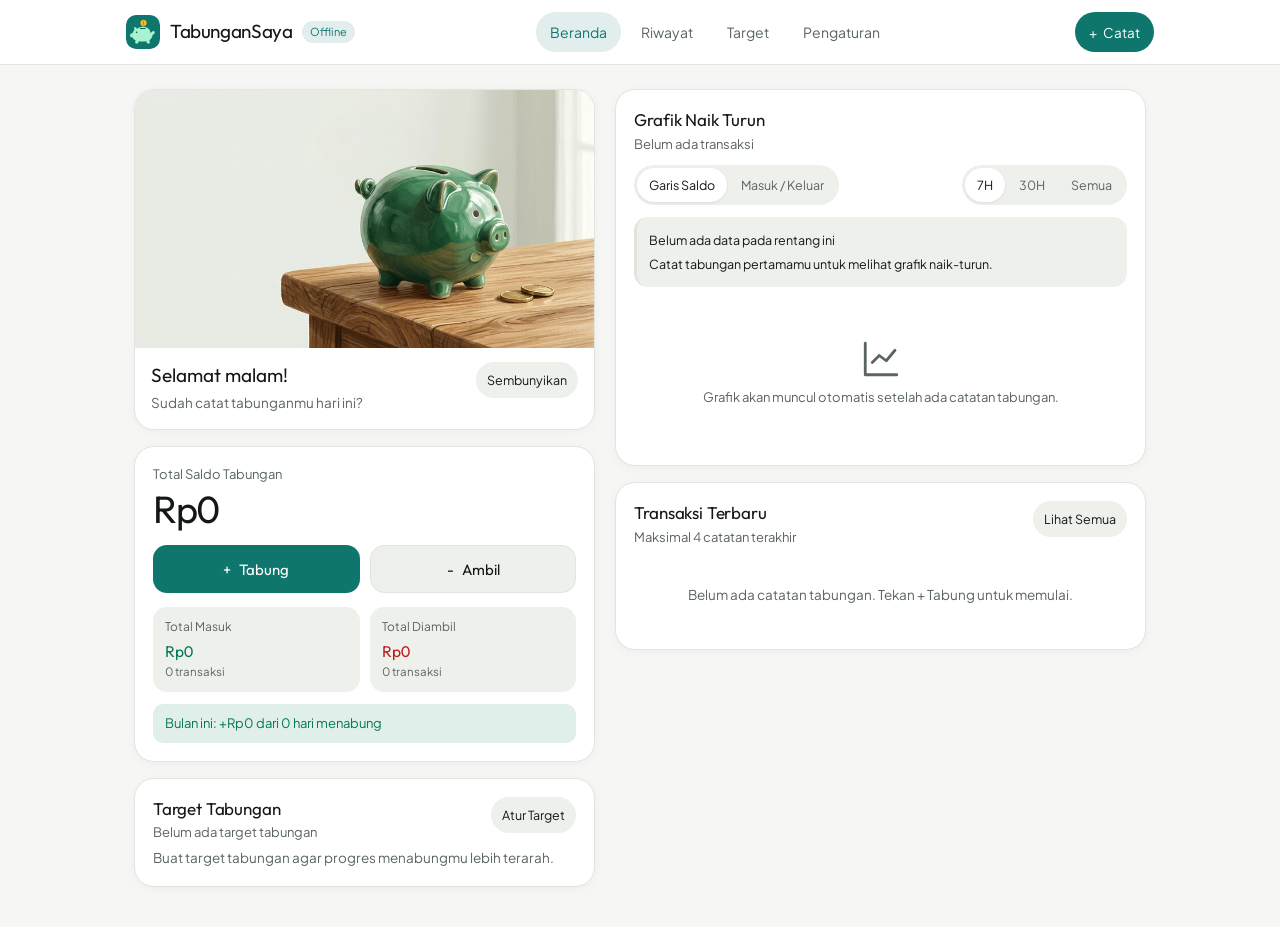
<file: app/src/main/assets/index.html>
<!DOCTYPE html>
<html lang="id" data-theme="light">
<head>
  <meta charset="UTF-8" />
  <meta name="viewport" content="width=device-width, initial-scale=1.0, viewport-fit=cover" />
  <meta name="theme-color" content="#F6F7F5" id="meta-theme-color" />
  <title>TabunganSaya — Pencatat Tabungan Harian</title>
  <link rel="icon" type="image/svg+xml" href="./icons/icon.svg" />
  <link rel="apple-touch-icon" href="./icons/icon-180.png" />
  <link rel="manifest" href="./manifest.webmanifest" />
  <script>
    (function () {
      try {
        var raw = localStorage.getItem('tabungansaya_v1');
        var saved = raw ? JSON.parse(raw).theme : null;
        var theme = saved === 'dark' || saved === 'light'
          ? saved
          : (window.matchMedia && window.matchMedia('(prefers-color-scheme: dark)').matches ? 'dark' : 'light');
        document.documentElement.setAttribute('data-theme', theme);
        var meta = document.getElementById('meta-theme-color');
        if (meta) meta.setAttribute('content', theme === 'dark' ? '#0D1110' : '#F6F7F5');
        if (window.TabunganAndroid && typeof window.TabunganAndroid.setTheme === 'function') {
          window.TabunganAndroid.setTheme(theme);
        }
      } catch (e) {}
    })();
  </script>
  <link rel="stylesheet" href="./css/styles.css" />
</head>
<body>
  <div class="app-shell">
    <!-- Top Bar (Desktop Nav + Brand) -->
    <header class="topbar">
      <div class="topbar-inner">
        <div class="brand">
          <img src="./icons/icon.svg" alt="Ikon TabunganSaya" class="brand-mark" width="34" height="34" />
          <span class="brand-name">TabunganSaya</span>
          <span class="brand-badge">Offline</span>
        </div>

        <nav class="desktop-nav" aria-label="Navigasi utama">
          <button type="button" class="desktop-nav-btn active" data-nav="beranda">Beranda</button>
          <button type="button" class="desktop-nav-btn" data-nav="riwayat">Riwayat</button>
          <button type="button" class="desktop-nav-btn" data-nav="target">Target</button>
          <button type="button" class="desktop-nav-btn" data-nav="pengaturan">Pengaturan</button>
        </nav>

        <button type="button" class="topbar-add-btn" id="topbar-quick-add">
          <span aria-hidden="true">+</span> Catat
        </button>
      </div>
    </header>

    <main class="main-content">
      <!-- TAB 1: BERANDA -->
      <section class="page-section active" id="page-beranda" aria-label="Beranda">
        <div class="grid-two-col">
          <div class="col-stack">
            <!-- Greeting Card -->
            <article class="card welcome-card" id="welcome-card">
              <div id="welcome-expanded">
                <div class="welcome-hero-wrap">
                  <img src="./img/piggy-hero.jpg" alt="Ilustrasi celengan keramik hijau" class="welcome-hero-img" id="welcome-hero-img" />
                </div>
                <div class="welcome-body">
                  <div>
                    <h1 class="welcome-title" id="welcome-greeting-title">Selamat pagi!</h1>
                    <p class="welcome-sub" id="welcome-greeting-sub">Mulai hari dengan menyisihkan tabungan kecil.</p>
                  </div>
                  <button type="button" class="btn-ghost-sm" id="btn-hide-welcome">Sembunyikan</button>
                </div>
              </div>
              <div class="welcome-collapsed-bar" id="welcome-collapsed" style="display:none;">
                <span class="welcome-sub" style="margin:0; font-weight:600;" id="welcome-compact-greeting">Halo! Tetap semangat menabung.</span>
                <button type="button" class="btn-ghost-sm" id="btn-show-welcome">Tampilkan sapaan</button>
              </div>
            </article>

            <!-- Balance Card -->
            <article class="card">
              <div class="balance-label">Total Saldo Tabungan</div>
              <div class="balance-value" id="home-balance">Rp0</div>

              <div class="quick-actions">
                <button type="button" class="btn-action btn-deposit" id="btn-home-deposit">
                  <span aria-hidden="true">+</span> Tabung
                </button>
                <button type="button" class="btn-action btn-withdraw" id="btn-home-withdraw">
                  <span aria-hidden="true">-</span> Ambil
                </button>
              </div>

              <div class="stats-row">
                <div class="stat-box">
                  <div class="stat-label">Total Masuk</div>
                  <div class="stat-value pos" id="home-total-deposit">Rp0</div>
                  <div class="stat-count" id="home-deposit-count">0 transaksi</div>
                </div>
                <div class="stat-box">
                  <div class="stat-label">Total Diambil</div>
                  <div class="stat-value neg" id="home-total-withdraw">Rp0</div>
                  <div class="stat-count" id="home-withdraw-count">0 transaksi</div>
                </div>
              </div>

              <div class="month-pill" id="home-month-summary">
                Bulan ini: Rp0 dari 0 hari menabung
              </div>
            </article>

            <!-- Goal Summary Card -->
            <article class="card" id="home-goal-card">
              <div class="card-header" style="margin-bottom:6px;">
                <div>
                  <h2 class="card-title">Target Tabungan</h2>
                  <p class="card-subtitle" id="home-goal-subtitle">Penanda progres tabunganmu</p>
                </div>
                <button type="button" class="btn-ghost-sm" id="btn-home-goal-action">Atur Target</button>
              </div>
              <div id="goal-summary-body"></div>
            </article>
          </div>

          <div class="col-stack">
            <!-- Chart Card -->
            <article class="card">
              <div class="card-header">
                <div>
                  <h2 class="card-title">Grafik Naik Turun</h2>
                  <p class="card-subtitle" id="chart-range-subtitle">Belum ada transaksi</p>
                </div>
              </div>

              <div class="chart-controls">
                <div class="segmented" role="group" aria-label="Mode grafik">
                  <button type="button" class="seg-btn active" data-chart-mode="line">Garis Saldo</button>
                  <button type="button" class="seg-btn" data-chart-mode="bar">Masuk / Keluar</button>
                </div>
                <div class="segmented" role="group" aria-label="Rentang waktu grafik">
                  <button type="button" class="seg-btn active" data-chart-range="7d">7H</button>
                  <button type="button" class="seg-btn" data-chart-range="30d">30H</button>
                  <button type="button" class="seg-btn" data-chart-range="all">Semua</button>
                </div>
              </div>

              <div id="chart-readout-slot"></div>
              <div class="chart-wrap" id="chart-svg-slot"></div>
            </article>

            <!-- Recent Transactions Card -->
            <article class="card">
              <div class="card-header">
                <div>
                  <h2 class="card-title">Transaksi Terbaru</h2>
                  <p class="card-subtitle">Maksimal 4 catatan terakhir</p>
                </div>
                <button type="button" class="btn-ghost-sm" id="btn-see-all-history">Lihat Semua</button>
              </div>
              <div class="tx-list" id="recent-tx-list"></div>
            </article>
          </div>
        </div>
      </section>

      <!-- TAB 2: RIWAYAT -->
      <section class="page-section" id="page-riwayat" aria-label="Riwayat">
        <article class="card">
          <div class="card-header">
            <div>
              <h2 class="card-title">Riwayat Transaksi</h2>
              <p class="card-subtitle" id="history-count-subtitle">0 transaksi tercatat</p>
            </div>
            <button type="button" class="btn-ghost-sm" id="btn-history-add">+ Catat</button>
          </div>

          <div class="filters-bar">
            <div class="segmented" role="group" aria-label="Filter jenis transaksi" style="align-self:flex-start;">
              <button type="button" class="seg-btn active" data-history-type="all">Semua</button>
              <button type="button" class="seg-btn" data-history-type="deposit">Masuk</button>
              <button type="button" class="seg-btn" data-history-type="withdraw">Ambil</button>
            </div>

            <div class="filters-row">
              <label class="field-box" aria-label="Cari catatan atau tanggal">
                <input type="search" id="history-search" placeholder="Cari catatan atau tanggal (mis. 2026-11)..." autocomplete="off" />
              </label>
              <label class="field-box" aria-label="Filter bulan">
                <select id="history-month">
                  <option value="all">Semua Bulan</option>
                </select>
              </label>
            </div>
          </div>

          <div class="tx-list" id="history-tx-list"></div>
          <div id="history-load-more-wrap" style="margin-top:14px; display:none;">
            <button type="button" class="btn-secondary btn-full" id="btn-history-load-more">Tampilkan lebih banyak</button>
          </div>
        </article>
      </section>

      <!-- TAB 3: TARGET -->
      <section class="page-section" id="page-target" aria-label="Target">
        <div class="grid-two-col">
          <div class="col-stack">
            <article class="card" id="goal-detail-card"></article>
          </div>

          <div class="col-stack">
            <article class="card">
              <div class="card-header">
                <div>
                  <h2 class="card-title" id="goal-form-title">Atur Target Tabungan</h2>
                  <p class="card-subtitle">Target hanya sebagai penanda progres dan tidak menambah total saldo.</p>
                </div>
              </div>

              <form id="goal-form" novalidate>
                <div class="form-group">
                  <label class="form-label" for="goal-name-input">
                    <span>Nama Target</span>
                    <span id="goal-name-counter">0/60</span>
                  </label>
                  <div class="field-box">
                    <input type="text" id="goal-name-input" maxlength="60" placeholder="Contoh: Dana Darurat, Laptop Baru" autocomplete="off" />
                  </div>
                </div>

                <div class="form-group">
                  <label class="form-label" for="goal-amount-input">
                    <span>Nominal Target</span>
                    <span>Maks 999 miliar</span>
                  </label>
                  <div class="field-box">
                    <span class="field-prefix">Rp</span>
                    <input type="text" inputmode="numeric" id="goal-amount-input" class="nominal-input" placeholder="0" autocomplete="off" />
                  </div>
                </div>

                <div class="error-text" id="goal-form-error" style="display:none; margin-bottom:12px;"></div>

                <div class="btn-row">
                  <button type="submit" class="btn-primary" id="btn-save-goal">Simpan Target</button>
                  <button type="button" class="btn-secondary" id="btn-delete-goal" style="display:none; color:var(--neg);">Hapus Target</button>
                </div>
              </form>
            </article>
          </div>
        </div>
      </section>

      <!-- TAB 4: PENGATURAN -->
      <section class="page-section" id="page-pengaturan" aria-label="Pengaturan">
        <div class="grid-two-col">
          <div class="col-stack">
            <!-- Theme -->
            <article class="card">
              <div class="card-header" style="margin-bottom:8px;">
                <div>
                  <h2 class="card-title">Tampilan</h2>
                  <p class="card-subtitle">Tersimpan otomatis di perangkat ini</p>
                </div>
              </div>
              <div class="switch-row">
                <div>
                  <div style="font-weight:600;">Mode Gelap (Dark Mode)</div>
                  <div style="font-size:12.5px; color:var(--text-muted);" id="theme-status-label">Aktif: Mode Terang</div>
                </div>
                <button type="button" class="toggle-switch" id="toggle-theme" role="switch" aria-checked="false" aria-label="Aktifkan Mode Gelap">
                  <span class="toggle-thumb"></span>
                </button>
              </div>
            </article>

            <!-- Install / Offline HTML -->
            <article class="card">
              <div class="card-header">
                <div>
                  <h2 class="card-title">Pasang &amp; Unduh Aplikasi</h2>
                  <p class="card-subtitle">Gunakan 100% offline tanpa internet</p>
                </div>
              </div>
              <div class="btn-row" style="flex-direction:column;">
                <button type="button" class="btn-primary btn-full" id="btn-download-offline-html">
                  Unduh Aplikasi Offline (.html)
                </button>
                <button type="button" class="btn-secondary btn-full" id="btn-install-pwa">
                  Pasang ke Layar Utama
                </button>
              </div>
            </article>

            <!-- Daily Reminder -->
            <article class="card">
              <div class="card-header">
                <div>
                  <h2 class="card-title">Pengingat Harian</h2>
                  <p class="card-subtitle">Notifikasi browser atau pengingat dalam aplikasi</p>
                </div>
              </div>

              <div class="switch-row" style="margin-bottom:12px;">
                <div>
                  <div style="font-weight:600;">Aktifkan Pengingat Harian</div>
                  <div style="font-size:12.5px; color:var(--text-muted);" id="reminder-permission-status">Status notifikasi siap</div>
                </div>
                <button type="button" class="toggle-switch" id="toggle-reminder" role="switch" aria-checked="false" aria-label="Aktifkan Pengingat Harian">
                  <span class="toggle-thumb"></span>
                </button>
              </div>

              <div class="form-group">
                <label class="form-label" for="reminder-time-input">
                  <span>Jam Pengingat</span>
                </label>
                <div class="field-box">
                  <input type="time" id="reminder-time-input" value="20:00" />
                </div>
              </div>

              <button type="button" class="btn-secondary btn-full" id="btn-test-reminder">
                Uji Pengingat Sekarang
              </button>
            </article>
          </div>

          <div class="col-stack">
            <!-- Backup & Restore -->
            <article class="card">
              <div class="card-header">
                <div>
                  <h2 class="card-title">Backup &amp; Restore Data (.json)</h2>
                  <p class="card-subtitle">Seluruh data disimpan lokal di perangkatmu</p>
                </div>
              </div>

              <div style="display:flex; flex-wrap:wrap; gap:8px; margin-bottom:14px;">
                <span class="meta-pill" id="backup-last-pill">Backup terakhir: Belum pernah</span>
                <span class="meta-pill" id="backup-changes-pill">0 perubahan belum di-backup</span>
              </div>

              <div class="btn-row" style="margin-bottom:16px;">
                <button type="button" class="btn-primary" id="btn-download-backup">Unduh Backup (.json)</button>
                <button type="button" class="btn-secondary" id="btn-copy-backup">Salin Teks Backup</button>
              </div>

              <div class="divider"></div>

              <div class="form-group" style="margin-bottom:10px;">
                <span class="form-label">Restore dari File Backup (.json)</span>
                <input type="file" id="restore-file-input" accept=".json,application/json,text/plain,application/octet-stream" style="display:none;" />
                <button type="button" class="btn-secondary btn-full" id="btn-pick-restore-file">
                  Pilih File Restore (.json)
                </button>
              </div>

              <div class="form-group">
                <label class="form-label" for="restore-text-input">
                  <span>Atau Tempel Teks JSON Backup</span>
                </label>
                <textarea id="restore-text-input" class="textarea-box" placeholder='Tempel isi file JSON backup di sini...'></textarea>
              </div>

              <button type="button" class="btn-secondary btn-full" id="btn-preview-restore-text">
                Periksa Data Backup
              </button>

              <div id="restore-preview-slot"></div>
            </article>
          </div>
        </div>
      </section>
    </main>

    <!-- Bottom Navigation (Mobile) -->
    <nav class="bottom-nav" aria-label="Navigasi bawah">
      <button type="button" class="bottom-nav-btn active" data-nav="beranda">
        <span class="bottom-nav-pill" aria-hidden="true">
          <svg width="20" height="20" viewBox="0 0 24 24" fill="none" stroke="currentColor" stroke-width="2" stroke-linecap="round" stroke-linejoin="round"><path d="M3 10.5 12 3l9 7.5"/><path d="M5 9.5V20a1 1 0 0 0 1 1h4v-6h4v6h4a1 1 0 0 0 1-1V9.5"/></svg>
        </span>
        <span>Beranda</span>
      </button>
      <button type="button" class="bottom-nav-btn" data-nav="riwayat">
        <span class="bottom-nav-pill" aria-hidden="true">
          <svg width="20" height="20" viewBox="0 0 24 24" fill="none" stroke="currentColor" stroke-width="2" stroke-linecap="round" stroke-linejoin="round"><path d="M8 6h13"/><path d="M8 12h13"/><path d="M8 18h13"/><path d="M3 6h.01"/><path d="M3 12h.01"/><path d="M3 18h.01"/></svg>
        </span>
        <span>Riwayat</span>
      </button>
      <button type="button" class="bottom-nav-btn" data-nav="target">
        <span class="bottom-nav-pill" aria-hidden="true">
          <svg width="20" height="20" viewBox="0 0 24 24" fill="none" stroke="currentColor" stroke-width="2" stroke-linecap="round" stroke-linejoin="round"><circle cx="12" cy="12" r="9"/><circle cx="12" cy="12" r="5"/><circle cx="12" cy="12" r="1.5"/></svg>
        </span>
        <span>Target</span>
      </button>
      <button type="button" class="bottom-nav-btn" data-nav="pengaturan">
        <span class="bottom-nav-pill" aria-hidden="true">
          <svg width="20" height="20" viewBox="0 0 24 24" fill="none" stroke="currentColor" stroke-width="2" stroke-linecap="round" stroke-linejoin="round"><circle cx="12" cy="12" r="3"/><path d="M19.4 15a1.65 1.65 0 0 0 .33 1.82l.06.06a2 2 0 1 1-2.83 2.83l-.06-.06a1.65 1.65 0 0 0-1.82-.33 1.65 1.65 0 0 0-1 1.51V21a2 2 0 0 1-4 0v-.09a1.65 1.65 0 0 0-1-1.51 1.65 1.65 0 0 0-1.82.33l-.06.06a2 2 0 1 1-2.83-2.83l.06-.06a1.65 1.65 0 0 0 .33-1.82 1.65 1.65 0 0 0-1.51-1H3a2 2 0 0 1 0-4h.09a1.65 1.65 0 0 0 1.51-1 1.65 1.65 0 0 0-.33-1.82l-.06-.06a2 2 0 1 1 2.83-2.83l.06.06a1.65 1.65 0 0 0 1.82.33h.09a1.65 1.65 0 0 0 1-1.51V3a2 2 0 0 1 4 0v.09a1.65 1.65 0 0 0 1 1.51 1.65 1.65 0 0 0 1.82-.33l.06-.06a2 2 0 1 1 2.83 2.83l-.06.06a1.65 1.65 0 0 0-.33 1.82v.09a1.65 1.65 0 0 0 1.51 1H21a2 2 0 0 1 0 4h-.09a1.65 1.65 0 0 0-1.51 1Z"/></svg>
        </span>
        <span>Pengaturan</span>
      </button>
    </nav>
  </div>

  <!-- MODAL: Catat / Edit Transaksi -->
  <div class="sheet-backdrop" id="tx-modal" role="dialog" aria-modal="true" aria-labelledby="tx-modal-title">
    <div class="sheet-panel">
      <div class="sheet-handle"></div>
      <div class="sheet-header">
        <h3 class="sheet-title" id="tx-modal-title">Catat Transaksi</h3>
        <button type="button" class="btn-ghost-sm" id="btn-close-tx-modal">Tutup</button>
      </div>

      <form id="tx-form" novalidate>
        <div class="segmented" role="group" aria-label="Jenis transaksi" style="width:100%; margin-bottom:14px;">
          <button type="button" class="seg-btn active" data-tx-type="deposit" style="flex:1; min-height:42px;">Tabung (+)</button>
          <button type="button" class="seg-btn" data-tx-type="withdraw" style="flex:1; min-height:42px;">Ambil (-)</button>
        </div>

        <div class="form-group">
          <label class="form-label" for="tx-amount-input">
            <span>Nominal</span>
            <span>Maks 999 miliar</span>
          </label>
          <div class="field-box">
            <span class="field-prefix">Rp</span>
            <input type="text" inputmode="numeric" id="tx-amount-input" class="nominal-input" placeholder="0" autocomplete="off" />
          </div>
        </div>

        <div class="chips-row" style="margin-bottom:14px;">
          <button type="button" class="chip-btn" data-quick-add="5000">+5.000</button>
          <button type="button" class="chip-btn" data-quick-add="10000">+10.000</button>
          <button type="button" class="chip-btn" data-quick-add="20000">+20.000</button>
          <button type="button" class="chip-btn" data-quick-add="50000">+50.000</button>
          <button type="button" class="chip-btn" data-quick-add="100000">+100.000</button>
          <button type="button" class="chip-btn" id="btn-quick-reset">Reset</button>
        </div>

        <div class="warning-banner" id="tx-overdraft-warning" style="display:none;">
          Pengambilan melebihi total saldo saat ini. Kamu tetap bisa menyimpannya jika memang dibutuhkan.
        </div>

        <div class="form-group">
          <label class="form-label" for="tx-date-input">
            <span>Tanggal</span>
          </label>
          <div class="field-box">
            <input type="date" id="tx-date-input" />
          </div>
        </div>

        <div class="form-group">
          <label class="form-label" for="tx-note-input">
            <span>Catatan (opsional)</span>
            <span id="tx-note-counter">0/120</span>
          </label>
          <div class="field-box">
            <input type="text" id="tx-note-input" maxlength="120" placeholder="Mis. Sisihan uang jajan, bonus" autocomplete="off" />
          </div>
        </div>

        <div class="error-text" id="tx-form-error" style="display:none; margin-bottom:12px;"></div>

        <button type="submit" class="btn-primary btn-full" id="btn-save-tx">Simpan Catatan</button>
      </form>
    </div>
  </div>

  <!-- MODAL: Konfirmasi Hapus Kustom (Tanpa alert/confirm) -->
  <div class="sheet-backdrop" id="confirm-modal" role="dialog" aria-modal="true" aria-labelledby="confirm-title">
    <div class="sheet-panel">
      <div class="sheet-handle"></div>
      <div class="sheet-header">
        <h3 class="sheet-title" id="confirm-title">Konfirmasi Hapus</h3>
        <button type="button" class="btn-ghost-sm" id="btn-confirm-cancel">Batal</button>
      </div>
      <p id="confirm-message" style="margin:0 0 18px; color:var(--text-muted); font-size:14px;"></p>
      <div class="btn-row">
        <button type="button" class="btn-secondary" id="btn-confirm-no">Batal</button>
        <button type="button" class="btn-danger" id="btn-confirm-yes">Ya, Hapus</button>
      </div>
    </div>
  </div>

  <!-- MODAL: Panduan Pasang Aplikasi -->
  <div class="sheet-backdrop" id="install-modal" role="dialog" aria-modal="true" aria-labelledby="install-title">
    <div class="sheet-panel">
      <div class="sheet-handle"></div>
      <div class="sheet-header">
        <h3 class="sheet-title" id="install-title">Pasang ke Layar Utama</h3>
        <button type="button" class="btn-ghost-sm" id="btn-close-install">Tutup</button>
      </div>
      <div style="font-size:14px; color:var(--text-muted); display:flex; flex-direction:column; gap:10px; margin-bottom:16px;">
        <div><strong>Android (Chrome / Edge):</strong> Ketuk menu titik tiga di pojok kanan atas browser, lalu pilih <strong>Tambahkan ke Layar Utama</strong> atau <strong>Instal Aplikasi</strong>.</div>
        <div><strong>iPhone / iPad (Safari):</strong> Ketuk ikon <strong>Bagikan (Share)</strong> di bagian bawah Safari, lalu pilih <strong>Tambah ke Layar Utama</strong>.</div>
        <div><strong>Alternatif Offline:</strong> Gunakan tombol <strong>Unduh Aplikasi Offline (.html)</strong> agar seluruh aplikasi tersimpan sebagai 1 file mandiri.</div>
      </div>
      <button type="button" class="btn-primary btn-full" id="btn-copy-app-link">Salin Link Aplikasi</button>
    </div>
  </div>

  <!-- Toast + Undo -->
  <div class="toast-container" aria-live="polite">
    <div class="toast" id="app-toast">
      <span id="toast-message"></span>
      <button type="button" class="toast-action" id="toast-action-btn" style="display:none;"></button>
    </div>
  </div>

  <script type="module" src="./js/app.js"></script>
</body>
</html>
</file>
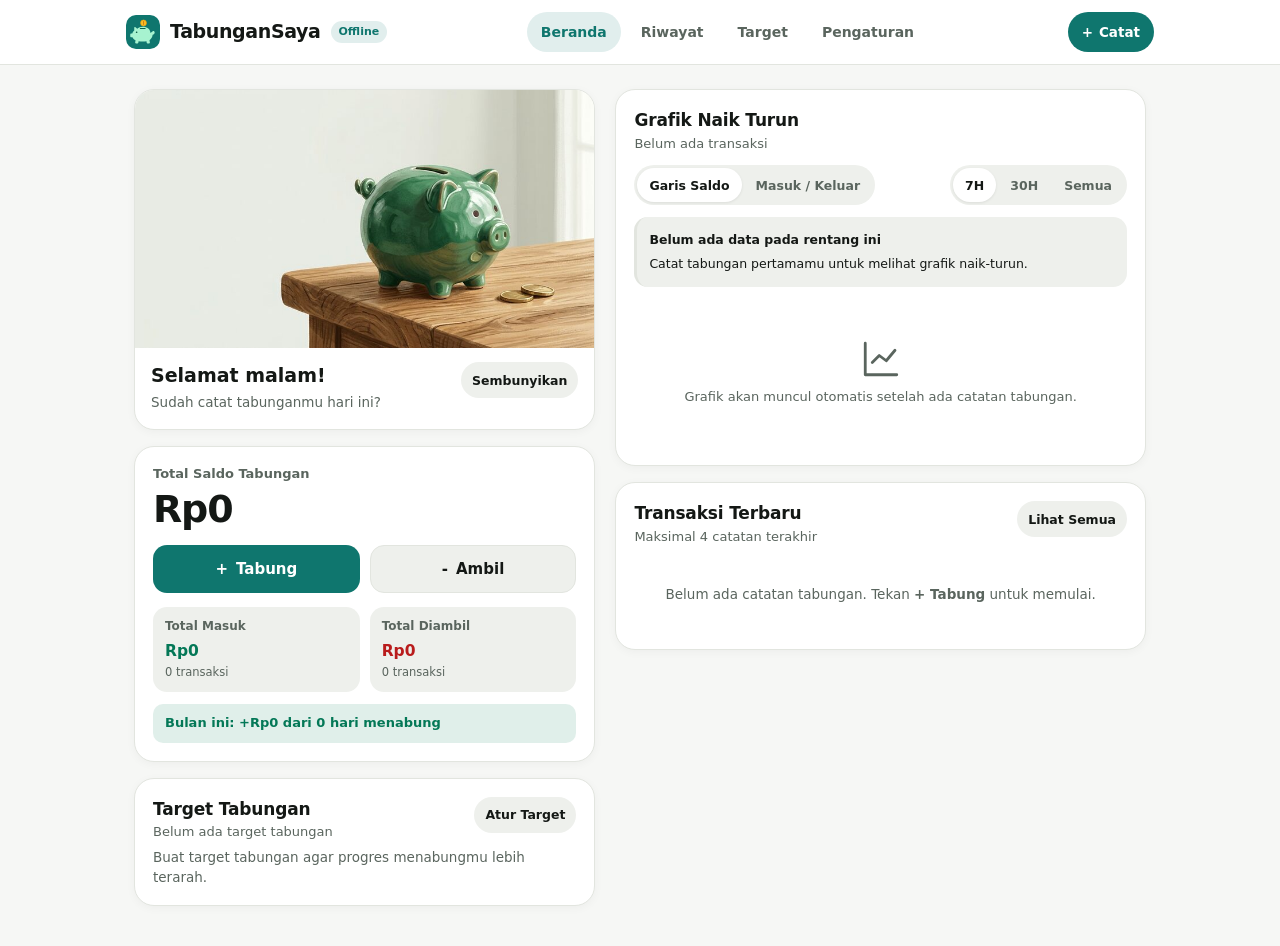
<file: android/app/src/main/assets/index.html>
<!DOCTYPE html>
<html lang="id" data-theme="light">
<head>
  <meta charset="UTF-8" />
  <meta name="viewport" content="width=device-width, initial-scale=1.0, viewport-fit=cover" />
  <meta name="theme-color" content="#F6F7F5" id="meta-theme-color" />
  <title>TabunganSaya — Pencatat Tabungan Harian</title>
  <link rel="icon" type="image/svg+xml" href="data:image/svg+xml;utf8,%3Csvg%20xmlns%3D%22http%3A//www.w3.org/2000/svg%22%20viewBox%3D%220%200%20128%20128%22%20fill%3D%22none%22%3E%0A%20%20%3Crect%20width%3D%22128%22%20height%3D%22128%22%20rx%3D%2230%22%20fill%3D%22%230F766E%22/%3E%0A%20%20%3Ccircle%20cx%3D%2266%22%20cy%3D%2230%22%20r%3D%2211%22%20fill%3D%22%23FBBF24%22%20stroke%3D%22%23F59E0B%22%20stroke-width%3D%222.5%22/%3E%0A%20%20%3Cpath%20d%3D%22M66%2024.5V35.5%22%20stroke%3D%22%23B45309%22%20stroke-width%3D%222.2%22%20stroke-linecap%3D%22round%22/%3E%0A%20%20%3Cpath%20d%3D%22M92%2068C92%2052.5%2079.5%2044%2063%2044C54.5%2044%2047.4%2047.1%2042.3%2052.1L34.5%2045.5C33.1%2044.3%2031%2045.3%2031%2047.1V58.2C27.4%2061.1%2024.8%2064.9%2023.6%2069.2H20C17.8%2069.2%2016%2071%2016%2073.2V79.8C16%2082%2017.8%2083.8%2020%2083.8H24.4C26.5%2088.8%2030.6%2092.8%2035.8%2095.3L34.5%20103.5C34.2%20105.4%2035.7%20107%2037.6%20107H43.2C44.8%20107%2046.2%20105.8%2046.4%20104.2L47.3%2098.4C52.1%2099.5%2057.4%20100%2063%20100C68%20100%2072.7%2099.5%2077%2098.5L78%20104.2C78.3%20105.8%2079.6%20107%2081.2%20107H86.8C88.7%20107%2090.2%20105.3%2089.9%20103.5L88.5%2094.8C95.4%2090.4%2099.8%2083.2%20100.3%2074.8C104.6%2074%20108%2070.6%20108%2066.2C108%2062.6%20105.2%2059.8%20102%2060.5%22%20fill%3D%22%23A7F3D0%22/%3E%0A%20%20%3Crect%20x%3D%2252%22%20y%3D%2248.5%22%20width%3D%2222%22%20height%3D%224%22%20rx%3D%222%22%20fill%3D%22%23065F46%22/%3E%0A%20%20%3Ccircle%20cx%3D%2240%22%20cy%3D%2265%22%20r%3D%223%22%20fill%3D%22%23064E3B%22/%3E%0A%3C/svg%3E%0A" />
  <script>
    (function () {
      try {
        var raw = localStorage.getItem('tabungansaya_v1');
        var saved = raw ? JSON.parse(raw).theme : null;
        var theme = saved === 'dark' || saved === 'light'
          ? saved
          : (window.matchMedia && window.matchMedia('(prefers-color-scheme: dark)').matches ? 'dark' : 'light');
        document.documentElement.setAttribute('data-theme', theme);
        var meta = document.getElementById('meta-theme-color');
        if (meta) meta.setAttribute('content', theme === 'dark' ? '#0D1110' : '#F6F7F5');
        if (window.TabunganAndroid && typeof window.TabunganAndroid.setTheme === 'function') {
          window.TabunganAndroid.setTheme(theme);
        }
      } catch (e) {}
    })();
  </script>
  <style>
:root {
  --canvas: #F6F7F5;
  --card: #FFFFFF;
  --subtle: #EEF0EC;
  --accent: #0F766E;
  --accent-soft: rgba(15, 118, 110, 0.12);
  --accent-contrast: #FFFFFF;
  --pos: #047857;
  --pos-soft: rgba(4, 120, 87, 0.12);
  --neg: #B91C1C;
  --neg-soft: rgba(185, 28, 28, 0.11);
  --warn-bg: #FEF3C7;
  --warn-border: #F59E0B;
  --warn-text: #92400E;
  --text: #141815;
  --text-muted: #5A655E;
  --border: #E2E5DF;
  --shadow: 0 2px 10px rgba(20, 24, 21, 0.04);
  --font-display: 'Outfit', system-ui, -apple-system, sans-serif;
  --font-body: 'Plus Jakarta Sans', system-ui, -apple-system, sans-serif;
  --radius-lg: 20px;
  --radius-md: 14px;
  --radius-sm: 10px;
}

html[data-theme="dark"] {
  --canvas: #0D1110;
  --card: #161C1A;
  --subtle: #1E2623;
  --accent: #14B8A6;
  --accent-soft: rgba(20, 184, 166, 0.15);
  --accent-contrast: #062825;
  --pos: #34D399;
  --pos-soft: rgba(52, 211, 153, 0.14);
  --neg: #F87171;
  --neg-soft: rgba(248, 113, 113, 0.14);
  --warn-bg: rgba(245, 158, 11, 0.14);
  --warn-border: #D97706;
  --warn-text: #FCD34D;
  --text: #F1F5F3;
  --text-muted: #98A69F;
  --border: #26302D;
  --shadow: 0 4px 16px rgba(0, 0, 0, 0.25);
}

*, *::before, *::after {
  box-sizing: border-box;
  -webkit-tap-highlight-color: transparent;
}

html, body {
  margin: 0;
  padding: 0;
  background-color: var(--canvas);
  color: var(--text);
  font-family: var(--font-body);
  font-size: 15px;
  line-height: 1.45;
  -webkit-font-smoothing: antialiased;
  overflow-x: hidden;
}

.num, .balance-value, .stat-value, .tx-amount, .chart-axis-y, .progress-pct {
  font-family: var(--font-display);
  font-variant-numeric: tabular-nums;
}

button, input, select, textarea {
  font-family: inherit;
  color: inherit;
}

button {
  cursor: pointer;
  border: none;
  background: none;
  padding: 0;
}

/* Clean focus rules: no double inner box */
input:focus, textarea:focus, select:focus {
  outline: none;
  box-shadow: none;
}

button:focus-visible {
  outline: 2px solid var(--accent);
  outline-offset: 2px;
}

.app-shell {
  min-height: 100vh;
  display: flex;
  flex-direction: column;
}

/* Top Bar (Mobile compact header + Desktop navigation) */
.topbar {
  background-color: var(--card);
  border-bottom: 1px solid var(--border);
  position: sticky;
  top: 0;
  z-index: 20;
}

.topbar-inner {
  max-width: 1060px;
  margin: 0 auto;
  padding: 12px 16px;
  display: flex;
  align-items: center;
  justify-content: space-between;
  gap: 12px;
}

.brand {
  display: flex;
  align-items: center;
  gap: 10px;
}

.brand-mark {
  width: 34px;
  height: 34px;
  border-radius: 10px;
  flex-shrink: 0;
}

.brand-name {
  font-family: var(--font-display);
  font-size: 19px;
  font-weight: 700;
  letter-spacing: -0.02em;
}

.brand-badge {
  font-size: 11px;
  font-weight: 600;
  color: var(--accent);
  background: var(--accent-soft);
  padding: 3px 8px;
  border-radius: 999px;
}

.desktop-nav {
  display: none;
  align-items: center;
  gap: 6px;
}

.desktop-nav-btn {
  min-height: 40px;
  padding: 8px 14px;
  border-radius: 999px;
  font-size: 14px;
  font-weight: 600;
  color: var(--text-muted);
  display: inline-flex;
  align-items: center;
  gap: 7px;
  transition: background-color 0.15s ease, color 0.15s ease;
}

.desktop-nav-btn:hover {
  background: var(--subtle);
  color: var(--text);
}

.desktop-nav-btn.active {
  background: var(--accent-soft);
  color: var(--accent);
}

.topbar-add-btn {
  min-height: 40px;
  padding: 8px 14px;
  border-radius: 999px;
  background: var(--accent);
  color: var(--accent-contrast);
  font-size: 13.5px;
  font-weight: 700;
  display: inline-flex;
  align-items: center;
  gap: 6px;
}

/* Main Content */
.main-content {
  width: 100%;
  max-width: 1060px;
  margin: 0 auto;
  padding: 16px 16px calc(92px + env(safe-area-inset-bottom, 0px));
  flex: 1;
}

.page-section {
  display: none;
}

.page-section.active {
  display: block;
}

.grid-two-col {
  display: grid;
  grid-template-columns: 1fr;
  gap: 16px;
}

.col-stack {
  display: flex;
  flex-direction: column;
  gap: 16px;
  min-width: 0;
}

@media (min-width: 768px) {
  .desktop-nav {
    display: flex;
  }
  .bottom-nav {
    display: none !important;
  }
  .main-content {
    padding: 24px 24px 40px;
  }
  .grid-two-col {
    grid-template-columns: minmax(0, 1fr) minmax(0, 1.15fr);
    align-items: start;
    gap: 20px;
  }
}

/* Cards */
.card {
  background: var(--card);
  border: 1px solid var(--border);
  border-radius: var(--radius-lg);
  padding: 18px;
  box-shadow: var(--shadow);
}

.card-header {
  display: flex;
  align-items: flex-start;
  justify-content: space-between;
  gap: 12px;
  margin-bottom: 12px;
}

.card-title {
  margin: 0;
  font-family: var(--font-display);
  font-size: 17px;
  font-weight: 700;
  letter-spacing: -0.01em;
}

.card-subtitle {
  margin: 2px 0 0;
  font-size: 13px;
  color: var(--text-muted);
}

/* Welcome Card */
.welcome-card {
  padding: 0;
  overflow: hidden;
}

.welcome-collapsed-bar {
  display: flex;
  align-items: center;
  justify-content: space-between;
  padding: 12px 16px;
  gap: 12px;
}

.welcome-hero-wrap {
  position: relative;
  width: 100%;
  aspect-ratio: 16 / 9;
  background: var(--subtle);
  overflow: hidden;
}

.welcome-hero-img {
  width: 100%;
  height: 100%;
  object-fit: cover;
  display: block;
}

.welcome-body {
  padding: 14px 16px 16px;
  display: flex;
  align-items: flex-start;
  justify-content: space-between;
  gap: 12px;
}

.welcome-title {
  margin: 0;
  font-family: var(--font-display);
  font-size: 19px;
  font-weight: 700;
}

.welcome-sub {
  margin: 3px 0 0;
  font-size: 13.5px;
  color: var(--text-muted);
}

.btn-ghost-sm {
  min-height: 36px;
  padding: 6px 11px;
  border-radius: 999px;
  background: var(--subtle);
  color: var(--text);
  font-size: 12.5px;
  font-weight: 600;
  white-space: nowrap;
  flex-shrink: 0;
}

/* Balance Card */
.balance-label {
  font-size: 13px;
  font-weight: 600;
  color: var(--text-muted);
}

.balance-value {
  margin: 6px 0 14px;
  font-size: clamp(30px, 6vw, 38px);
  font-weight: 800;
  letter-spacing: -0.03em;
  line-height: 1.1;
  word-break: break-word;
}

.balance-value.neg {
  color: var(--neg);
}

.quick-actions {
  display: grid;
  grid-template-columns: 1fr 1fr;
  gap: 10px;
  margin-bottom: 14px;
}

.btn-action {
  min-height: 48px;
  border-radius: var(--radius-md);
  font-family: var(--font-display);
  font-size: 15px;
  font-weight: 700;
  display: inline-flex;
  align-items: center;
  justify-content: center;
  gap: 8px;
  padding: 10px 14px;
  transition: transform 0.1s ease, opacity 0.15s ease;
}

.btn-action:active {
  transform: scale(0.98);
}

.btn-deposit {
  background: var(--accent);
  color: var(--accent-contrast);
}

.btn-withdraw {
  background: var(--subtle);
  color: var(--text);
  border: 1px solid var(--border);
}

.stats-row {
  display: grid;
  grid-template-columns: 1fr 1fr;
  gap: 10px;
}

.stat-box {
  background: var(--subtle);
  border-radius: var(--radius-md);
  padding: 11px 12px;
}

.stat-label {
  font-size: 12px;
  font-weight: 600;
  color: var(--text-muted);
  display: flex;
  align-items: center;
  justify-content: space-between;
  gap: 6px;
}

.stat-value {
  margin-top: 4px;
  font-size: 15.5px;
  font-weight: 700;
}

.stat-value.pos { color: var(--pos); }
.stat-value.neg { color: var(--neg); }

.stat-count {
  margin-top: 2px;
  font-size: 11.5px;
  color: var(--text-muted);
}

.month-pill {
  margin-top: 12px;
  padding: 10px 12px;
  border-radius: var(--radius-sm);
  background: var(--pos-soft);
  color: var(--pos);
  font-size: 13px;
  font-weight: 600;
  display: flex;
  align-items: center;
  gap: 8px;
}

/* Goal Summary */
.progress-track {
  width: 100%;
  height: 11px;
  border-radius: 999px;
  background: var(--subtle);
  overflow: hidden;
  margin: 10px 0 8px;
}

.progress-fill {
  height: 100%;
  border-radius: 999px;
  background: var(--accent);
  transition: width 0.25s ease;
}

.progress-meta {
  display: flex;
  align-items: center;
  justify-content: space-between;
  gap: 8px;
  font-size: 13px;
  color: var(--text-muted);
}

.progress-pct {
  font-weight: 700;
  color: var(--accent);
  font-size: 14px;
}

/* Chart Card */
.chart-controls {
  display: flex;
  flex-wrap: wrap;
  align-items: center;
  justify-content: space-between;
  gap: 8px;
  margin-bottom: 12px;
}

.segmented {
  display: inline-flex;
  background: var(--subtle);
  border-radius: 999px;
  padding: 3px;
  gap: 2px;
}

.seg-btn {
  min-height: 34px;
  padding: 5px 12px;
  border-radius: 999px;
  font-size: 12.5px;
  font-weight: 600;
  color: var(--text-muted);
}

.seg-btn.active {
  background: var(--card);
  color: var(--text);
  box-shadow: 0 1px 3px rgba(0, 0, 0, 0.08);
}

.chart-readout, .chart-readout-empty {
  background: var(--subtle);
  border-radius: var(--radius-md);
  border-left: 3.5px solid var(--border);
  padding: 10px 12px;
  margin-bottom: 10px;
  min-height: 70px;
  display: flex;
  flex-direction: column;
  justify-content: center;
  gap: 5px;
}

.chart-readout.tone-pos {
  border-left-color: var(--pos);
}

.chart-readout.tone-neg {
  border-left-color: var(--neg);
}

.readout-top {
  display: flex;
  align-items: center;
  justify-content: space-between;
  gap: 8px;
  flex-wrap: wrap;
}

.readout-date {
  font-size: 12.5px;
  font-weight: 700;
}

.readout-balance {
  font-size: 12.5px;
  color: var(--text-muted);
}

.readout-balance strong.pos { color: var(--pos); }
.readout-balance strong.neg { color: var(--neg); }

.readout-mid {
  display: flex;
  align-items: center;
  gap: 8px;
  flex-wrap: wrap;
  min-height: 24px;
}

.readout-badges {
  display: inline-flex;
  gap: 6px;
  flex-wrap: wrap;
}

.readout-badge {
  font-family: var(--font-display);
  font-variant-numeric: tabular-nums;
  font-size: 12px;
  font-weight: 700;
  padding: 2px 8px;
  border-radius: 999px;
}

.readout-badge.pos {
  background: var(--pos-soft);
  color: var(--pos);
}

.readout-badge.neg {
  background: var(--neg-soft);
  color: var(--neg);
}

.readout-note {
  font-size: 12.5px;
  line-height: 20px;
  min-height: 20px;
  color: var(--text);
  overflow: hidden;
  text-overflow: ellipsis;
  white-space: nowrap;
  max-width: 100%;
}

.readout-note .muted {
  color: var(--text-muted);
}

.chart-wrap {
  width: 100%;
  overflow: hidden;
}

.chart-svg {
  width: 100%;
  height: auto;
  display: block;
  user-select: none;
}

.chart-svg-enter {
  animation: chartSvgFadeIn 220ms cubic-bezier(0.22, 1, 0.36, 1) both;
}

.chart-bar-rect {
  transform-box: fill-box;
  transition: transform 0.34s cubic-bezier(0.22, 1, 0.36, 1),
              opacity 0.26s ease,
              height 0.34s cubic-bezier(0.22, 1, 0.36, 1),
              y 0.34s cubic-bezier(0.22, 1, 0.36, 1),
              filter 0.2s ease;
  will-change: transform, opacity;
}

.chart-bar-up {
  transform-origin: 50% 100%;
}

.chart-bar-down {
  transform-origin: 50% 0%;
}

.chart-bar-rect.is-entering {
  transform: scaleY(0.06);
  opacity: 0.15;
}

@keyframes chartSvgFadeIn {
  from {
    opacity: 0.35;
    transform: translateY(4px);
  }
  to {
    opacity: 1;
    transform: translateY(0);
  }
}

@media (prefers-reduced-motion: reduce) {
  .chart-svg-enter {
    animation: none;
  }
  .chart-bar-rect {
    transition: none;
  }
}

.chart-pill-text {
  font-family: var(--font-display);
  font-variant-numeric: tabular-nums;
  font-size: 10.5px;
  font-weight: 700;
  fill: #FFFFFF;
}

.chart-axis-y {
  font-family: var(--font-display);
  font-size: 11px;
  font-weight: 600;
  fill: var(--text-muted);
}

.chart-axis-x-day {
  font-family: var(--font-body);
  font-size: 11px;
  font-weight: 700;
  fill: var(--text);
}

.chart-axis-x-date {
  font-family: var(--font-body);
  font-size: 10px;
  fill: var(--text-muted);
}

.chart-legend {
  display: flex;
  align-items: center;
  flex-wrap: wrap;
  gap: 12px;
  margin-top: 8px;
  padding-top: 8px;
  border-top: 1px solid var(--border);
  font-size: 12px;
  color: var(--text-muted);
}

.legend-item {
  display: inline-flex;
  align-items: center;
  gap: 6px;
  font-weight: 600;
}

.legend-dot {
  width: 8px;
  height: 8px;
  border-radius: 50%;
  display: inline-block;
}

.legend-dot.pos { background: var(--pos); }
.legend-dot.neg { background: var(--neg); }

.legend-hint {
  margin-left: auto;
  font-size: 11.5px;
}

.chart-empty-state {
  min-height: 150px;
  display: flex;
  flex-direction: column;
  align-items: center;
  justify-content: center;
  gap: 8px;
  text-align: center;
  color: var(--text-muted);
  font-size: 13px;
  padding: 16px;
}

/* Transactions List */
.tx-list {
  display: flex;
  flex-direction: column;
  gap: 8px;
}

.tx-item {
  display: flex;
  align-items: center;
  justify-content: space-between;
  gap: 12px;
  padding: 12px;
  border-radius: var(--radius-md);
  background: var(--subtle);
}

.tx-left {
  display: flex;
  align-items: center;
  gap: 11px;
  min-width: 0;
  flex: 1;
}

.tx-icon {
  width: 38px;
  height: 38px;
  border-radius: 11px;
  display: flex;
  align-items: center;
  justify-content: center;
  flex-shrink: 0;
  font-weight: 800;
}

.tx-icon.pos {
  background: var(--pos-soft);
  color: var(--pos);
}

.tx-icon.neg {
  background: var(--neg-soft);
  color: var(--neg);
}

.tx-info {
  min-width: 0;
  flex: 1;
}

.tx-title {
  font-size: 14px;
  font-weight: 600;
  white-space: nowrap;
  overflow: hidden;
  text-overflow: ellipsis;
}

.tx-meta {
  font-size: 12px;
  color: var(--text-muted);
  margin-top: 2px;
}

.tx-right {
  display: flex;
  flex-direction: column;
  align-items: flex-end;
  gap: 5px;
  flex-shrink: 0;
}

.tx-amount {
  font-size: 14.5px;
  font-weight: 700;
}

.tx-amount.pos { color: var(--pos); }
.tx-amount.neg { color: var(--neg); }

.tx-actions {
  display: inline-flex;
  gap: 6px;
}

.icon-btn-sm {
  min-width: 36px;
  min-height: 34px;
  padding: 4px 8px;
  border-radius: 8px;
  background: var(--card);
  border: 1px solid var(--border);
  font-size: 12px;
  font-weight: 600;
  color: var(--text-muted);
  display: inline-flex;
  align-items: center;
  justify-content: center;
}

.icon-btn-sm.danger {
  color: var(--neg);
}

/* Filters & Inputs */
.filters-bar {
  display: flex;
  flex-direction: column;
  gap: 10px;
  margin-bottom: 14px;
}

.filters-row {
  display: grid;
  grid-template-columns: 1fr;
  gap: 10px;
}

@media (min-width: 560px) {
  .filters-row {
    grid-template-columns: 1.4fr 1fr;
  }
}

.field-box {
  display: flex;
  align-items: center;
  background: var(--subtle);
  border: 1.5px solid var(--border);
  border-radius: var(--radius-md);
  padding: 0 12px;
  min-height: 46px;
  transition: border-color 0.15s ease;
}

.field-box:focus-within {
  border-color: var(--accent);
}

.field-box input, .field-box select {
  width: 100%;
  border: none;
  background: transparent;
  font-size: 14.5px;
  padding: 10px 0;
}

.field-prefix {
  font-family: var(--font-display);
  font-weight: 700;
  font-size: 16px;
  color: var(--text-muted);
  margin-right: 8px;
  user-select: none;
}

.nominal-input {
  font-family: var(--font-display) !important;
  font-size: 22px !important;
  font-weight: 700 !important;
  font-variant-numeric: tabular-nums;
}

.textarea-box {
  width: 100%;
  background: var(--subtle);
  border: 1.5px solid var(--border);
  border-radius: var(--radius-md);
  padding: 10px 12px;
  font-size: 13.5px;
  resize: vertical;
  min-height: 92px;
}

.textarea-box:focus {
  border-color: var(--accent);
}

.chips-row {
  display: flex;
  flex-wrap: wrap;
  gap: 7px;
}

.chip-btn {
  min-height: 36px;
  padding: 6px 11px;
  border-radius: 999px;
  background: var(--subtle);
  border: 1px solid var(--border);
  font-family: var(--font-display);
  font-size: 12.5px;
  font-weight: 600;
}

.chip-btn:active {
  background: var(--accent-soft);
  border-color: var(--accent);
}

/* Primary & Secondary Buttons */
.btn-primary {
  min-height: 48px;
  padding: 10px 18px;
  border-radius: var(--radius-md);
  background: var(--accent);
  color: var(--accent-contrast);
  font-weight: 700;
  font-size: 14.5px;
  display: inline-flex;
  align-items: center;
  justify-content: center;
  gap: 8px;
}

.btn-secondary {
  min-height: 46px;
  padding: 10px 16px;
  border-radius: var(--radius-md);
  background: var(--subtle);
  border: 1px solid var(--border);
  font-weight: 600;
  font-size: 14px;
  display: inline-flex;
  align-items: center;
  justify-content: center;
  gap: 8px;
}

.btn-danger {
  min-height: 46px;
  padding: 10px 16px;
  border-radius: var(--radius-md);
  background: var(--neg);
  color: #FFFFFF;
  font-weight: 700;
  font-size: 14px;
  display: inline-flex;
  align-items: center;
  justify-content: center;
  gap: 8px;
}

.btn-full {
  width: 100%;
}

/* Form helpers */
.form-group {
  display: flex;
  flex-direction: column;
  gap: 6px;
  margin-bottom: 14px;
}

.form-label {
  font-size: 13px;
  font-weight: 600;
  color: var(--text-muted);
  display: flex;
  justify-content: space-between;
}

.warning-banner {
  background: var(--warn-bg);
  border: 1px solid var(--warn-border);
  color: var(--warn-text);
  border-radius: var(--radius-md);
  padding: 10px 12px;
  font-size: 13px;
  font-weight: 600;
  margin-bottom: 14px;
}

.error-text {
  color: var(--neg);
  font-size: 12.5px;
  font-weight: 600;
  margin-top: 4px;
}

/* Switch toggle */
.switch-row {
  display: flex;
  align-items: center;
  justify-content: space-between;
  gap: 12px;
  min-height: 48px;
}

.toggle-switch {
  position: relative;
  width: 52px;
  height: 30px;
  background: var(--border);
  border-radius: 999px;
  flex-shrink: 0;
  transition: background-color 0.2s ease;
}

.toggle-switch.on {
  background: var(--accent);
}

.toggle-thumb {
  position: absolute;
  top: 3px;
  left: 3px;
  width: 24px;
  height: 24px;
  border-radius: 50%;
  background: #FFFFFF;
  box-shadow: 0 1px 3px rgba(0, 0, 0, 0.25);
  transition: transform 0.2s ease;
}

.toggle-switch.on .toggle-thumb {
  transform: translateX(22px);
}

/* Bottom Navigation (No heavy blur for smooth scroll) */
.bottom-nav {
  position: fixed;
  left: 0;
  right: 0;
  bottom: 0;
  background: var(--card);
  border-top: 1px solid var(--border);
  padding: 6px 8px calc(6px + env(safe-area-inset-bottom, 0px));
  display: grid;
  grid-template-columns: repeat(4, 1fr);
  gap: 4px;
  z-index: 30;
}

.bottom-nav-btn {
  min-height: 50px;
  display: flex;
  flex-direction: column;
  align-items: center;
  justify-content: center;
  gap: 3px;
  font-size: 11.5px;
  font-weight: 600;
  color: var(--text-muted);
  border-radius: var(--radius-sm);
}

.bottom-nav-btn.active {
  color: var(--accent);
}

.bottom-nav-pill {
  padding: 3px 14px;
  border-radius: 999px;
  display: flex;
  align-items: center;
  justify-content: center;
}

.bottom-nav-btn.active .bottom-nav-pill {
  background: var(--accent-soft);
}

/* Modal Bottom Sheet */
.sheet-backdrop {
  position: fixed;
  inset: 0;
  background: rgba(0, 0, 0, 0.48);
  display: none;
  align-items: flex-end;
  justify-content: center;
  z-index: 50;
  padding: 0;
}

.sheet-backdrop.open {
  display: flex;
}

@media (min-width: 600px) {
  .sheet-backdrop {
    align-items: center;
    padding: 20px;
  }
}

.sheet-panel {
  width: 100%;
  max-width: 500px;
  max-height: 92vh;
  overflow-y: auto;
  background: var(--card);
  border-radius: 22px 22px 0 0;
  padding: 16px 18px calc(20px + env(safe-area-inset-bottom, 0px));
  border: 1px solid var(--border);
}

@media (min-width: 600px) {
  .sheet-panel {
    border-radius: 22px;
    padding: 22px;
  }
}

.sheet-handle {
  width: 40px;
  height: 4px;
  border-radius: 999px;
  background: var(--border);
  margin: 0 auto 14px;
}

@media (min-width: 600px) {
  .sheet-handle {
    display: none;
  }
}

.sheet-header {
  display: flex;
  align-items: center;
  justify-content: space-between;
  gap: 12px;
  margin-bottom: 14px;
}

.sheet-title {
  margin: 0;
  font-family: var(--font-display);
  font-size: 18px;
  font-weight: 700;
}

/* Toast */
.toast-container {
  position: fixed;
  left: 16px;
  right: 16px;
  bottom: calc(76px + env(safe-area-inset-bottom, 0px));
  display: flex;
  justify-content: center;
  pointer-events: none;
  z-index: 60;
}

@media (min-width: 768px) {
  .toast-container {
    bottom: 24px;
  }
}

.toast {
  pointer-events: auto;
  background: #1B2320;
  color: #F8FAF9;
  padding: 12px 16px;
  border-radius: var(--radius-md);
  font-size: 13.5px;
  font-weight: 500;
  display: none;
  align-items: center;
  justify-content: space-between;
  gap: 14px;
  max-width: 460px;
  width: 100%;
  box-shadow: 0 8px 24px rgba(0, 0, 0, 0.24);
}

.toast.show {
  display: flex;
}

.toast-action {
  color: #5EEAD4;
  font-weight: 700;
  font-size: 13.5px;
  min-height: 36px;
  padding: 4px 8px;
  white-space: nowrap;
}

.empty-box {
  text-align: center;
  padding: 26px 16px;
  color: var(--text-muted);
  font-size: 13.5px;
}

.divider {
  height: 1px;
  background: var(--border);
  margin: 14px 0;
}

.meta-pill {
  display: inline-flex;
  align-items: center;
  gap: 6px;
  padding: 5px 10px;
  border-radius: 999px;
  background: var(--subtle);
  font-size: 12px;
  font-weight: 600;
  color: var(--text-muted);
}

.btn-row {
  display: flex;
  flex-wrap: wrap;
  gap: 8px;
}

.btn-row > * {
  flex: 1 1 150px;
}

.preview-box {
  background: var(--subtle);
  border: 1px solid var(--border);
  border-radius: var(--radius-md);
  padding: 12px;
  margin-top: 12px;
}

.preview-row {
  display: flex;
  justify-content: space-between;
  gap: 8px;
  font-size: 13.5px;
  padding: 4px 0;
}

</style>
</head>
<body>
  <div class="app-shell">
    <!-- Top Bar (Desktop Nav + Brand) -->
    <header class="topbar">
      <div class="topbar-inner">
        <div class="brand">
          <img src="data:image/svg+xml;utf8,%3Csvg%20xmlns%3D%22http%3A//www.w3.org/2000/svg%22%20viewBox%3D%220%200%20128%20128%22%20fill%3D%22none%22%3E%0A%20%20%3Crect%20width%3D%22128%22%20height%3D%22128%22%20rx%3D%2230%22%20fill%3D%22%230F766E%22/%3E%0A%20%20%3Ccircle%20cx%3D%2266%22%20cy%3D%2230%22%20r%3D%2211%22%20fill%3D%22%23FBBF24%22%20stroke%3D%22%23F59E0B%22%20stroke-width%3D%222.5%22/%3E%0A%20%20%3Cpath%20d%3D%22M66%2024.5V35.5%22%20stroke%3D%22%23B45309%22%20stroke-width%3D%222.2%22%20stroke-linecap%3D%22round%22/%3E%0A%20%20%3Cpath%20d%3D%22M92%2068C92%2052.5%2079.5%2044%2063%2044C54.5%2044%2047.4%2047.1%2042.3%2052.1L34.5%2045.5C33.1%2044.3%2031%2045.3%2031%2047.1V58.2C27.4%2061.1%2024.8%2064.9%2023.6%2069.2H20C17.8%2069.2%2016%2071%2016%2073.2V79.8C16%2082%2017.8%2083.8%2020%2083.8H24.4C26.5%2088.8%2030.6%2092.8%2035.8%2095.3L34.5%20103.5C34.2%20105.4%2035.7%20107%2037.6%20107H43.2C44.8%20107%2046.2%20105.8%2046.4%20104.2L47.3%2098.4C52.1%2099.5%2057.4%20100%2063%20100C68%20100%2072.7%2099.5%2077%2098.5L78%20104.2C78.3%20105.8%2079.6%20107%2081.2%20107H86.8C88.7%20107%2090.2%20105.3%2089.9%20103.5L88.5%2094.8C95.4%2090.4%2099.8%2083.2%20100.3%2074.8C104.6%2074%20108%2070.6%20108%2066.2C108%2062.6%20105.2%2059.8%20102%2060.5%22%20fill%3D%22%23A7F3D0%22/%3E%0A%20%20%3Crect%20x%3D%2252%22%20y%3D%2248.5%22%20width%3D%2222%22%20height%3D%224%22%20rx%3D%222%22%20fill%3D%22%23065F46%22/%3E%0A%20%20%3Ccircle%20cx%3D%2240%22%20cy%3D%2265%22%20r%3D%223%22%20fill%3D%22%23064E3B%22/%3E%0A%3C/svg%3E%0A" alt="Ikon TabunganSaya" class="brand-mark" width="34" height="34" />
          <span class="brand-name">TabunganSaya</span>
          <span class="brand-badge">Offline</span>
        </div>

        <nav class="desktop-nav" aria-label="Navigasi utama">
          <button type="button" class="desktop-nav-btn active" data-nav="beranda">Beranda</button>
          <button type="button" class="desktop-nav-btn" data-nav="riwayat">Riwayat</button>
          <button type="button" class="desktop-nav-btn" data-nav="target">Target</button>
          <button type="button" class="desktop-nav-btn" data-nav="pengaturan">Pengaturan</button>
        </nav>

        <button type="button" class="topbar-add-btn" id="topbar-quick-add">
          <span aria-hidden="true">+</span> Catat
        </button>
      </div>
    </header>

    <main class="main-content">
      <!-- TAB 1: BERANDA -->
      <section class="page-section active" id="page-beranda" aria-label="Beranda">
        <div class="grid-two-col">
          <div class="col-stack">
            <!-- Greeting Card -->
            <article class="card welcome-card" id="welcome-card">
              <div id="welcome-expanded">
                <div class="welcome-hero-wrap">
                  <img src="[data-uri]" alt="Ilustrasi celengan keramik hijau" class="welcome-hero-img" id="welcome-hero-img" />
                </div>
                <div class="welcome-body">
                  <div>
                    <h1 class="welcome-title" id="welcome-greeting-title">Selamat pagi!</h1>
                    <p class="welcome-sub" id="welcome-greeting-sub">Mulai hari dengan menyisihkan tabungan kecil.</p>
                  </div>
                  <button type="button" class="btn-ghost-sm" id="btn-hide-welcome">Sembunyikan</button>
                </div>
              </div>
              <div class="welcome-collapsed-bar" id="welcome-collapsed" style="display:none;">
                <span class="welcome-sub" style="margin:0; font-weight:600;" id="welcome-compact-greeting">Halo! Tetap semangat menabung.</span>
                <button type="button" class="btn-ghost-sm" id="btn-show-welcome">Tampilkan sapaan</button>
              </div>
            </article>

            <!-- Balance Card -->
            <article class="card">
              <div class="balance-label">Total Saldo Tabungan</div>
              <div class="balance-value" id="home-balance">Rp0</div>

              <div class="quick-actions">
                <button type="button" class="btn-action btn-deposit" id="btn-home-deposit">
                  <span aria-hidden="true">+</span> Tabung
                </button>
                <button type="button" class="btn-action btn-withdraw" id="btn-home-withdraw">
                  <span aria-hidden="true">-</span> Ambil
                </button>
              </div>

              <div class="stats-row">
                <div class="stat-box">
                  <div class="stat-label">Total Masuk</div>
                  <div class="stat-value pos" id="home-total-deposit">Rp0</div>
                  <div class="stat-count" id="home-deposit-count">0 transaksi</div>
                </div>
                <div class="stat-box">
                  <div class="stat-label">Total Diambil</div>
                  <div class="stat-value neg" id="home-total-withdraw">Rp0</div>
                  <div class="stat-count" id="home-withdraw-count">0 transaksi</div>
                </div>
              </div>

              <div class="month-pill" id="home-month-summary">
                Bulan ini: Rp0 dari 0 hari menabung
              </div>
            </article>

            <!-- Goal Summary Card -->
            <article class="card" id="home-goal-card">
              <div class="card-header" style="margin-bottom:6px;">
                <div>
                  <h2 class="card-title">Target Tabungan</h2>
                  <p class="card-subtitle" id="home-goal-subtitle">Penanda progres tabunganmu</p>
                </div>
                <button type="button" class="btn-ghost-sm" id="btn-home-goal-action">Atur Target</button>
              </div>
              <div id="goal-summary-body"></div>
            </article>
          </div>

          <div class="col-stack">
            <!-- Chart Card -->
            <article class="card">
              <div class="card-header">
                <div>
                  <h2 class="card-title">Grafik Naik Turun</h2>
                  <p class="card-subtitle" id="chart-range-subtitle">Belum ada transaksi</p>
                </div>
              </div>

              <div class="chart-controls">
                <div class="segmented" role="group" aria-label="Mode grafik">
                  <button type="button" class="seg-btn active" data-chart-mode="line">Garis Saldo</button>
                  <button type="button" class="seg-btn" data-chart-mode="bar">Masuk / Keluar</button>
                </div>
                <div class="segmented" role="group" aria-label="Rentang waktu grafik">
                  <button type="button" class="seg-btn active" data-chart-range="7d">7H</button>
                  <button type="button" class="seg-btn" data-chart-range="30d">30H</button>
                  <button type="button" class="seg-btn" data-chart-range="all">Semua</button>
                </div>
              </div>

              <div id="chart-readout-slot"></div>
              <div class="chart-wrap" id="chart-svg-slot"></div>
            </article>

            <!-- Recent Transactions Card -->
            <article class="card">
              <div class="card-header">
                <div>
                  <h2 class="card-title">Transaksi Terbaru</h2>
                  <p class="card-subtitle">Maksimal 4 catatan terakhir</p>
                </div>
                <button type="button" class="btn-ghost-sm" id="btn-see-all-history">Lihat Semua</button>
              </div>
              <div class="tx-list" id="recent-tx-list"></div>
            </article>
          </div>
        </div>
      </section>

      <!-- TAB 2: RIWAYAT -->
      <section class="page-section" id="page-riwayat" aria-label="Riwayat">
        <article class="card">
          <div class="card-header">
            <div>
              <h2 class="card-title">Riwayat Transaksi</h2>
              <p class="card-subtitle" id="history-count-subtitle">0 transaksi tercatat</p>
            </div>
            <button type="button" class="btn-ghost-sm" id="btn-history-add">+ Catat</button>
          </div>

          <div class="filters-bar">
            <div class="segmented" role="group" aria-label="Filter jenis transaksi" style="align-self:flex-start;">
              <button type="button" class="seg-btn active" data-history-type="all">Semua</button>
              <button type="button" class="seg-btn" data-history-type="deposit">Masuk</button>
              <button type="button" class="seg-btn" data-history-type="withdraw">Ambil</button>
            </div>

            <div class="filters-row">
              <label class="field-box" aria-label="Cari catatan atau tanggal">
                <input type="search" id="history-search" placeholder="Cari catatan atau tanggal (mis. 2026-11)..." autocomplete="off" />
              </label>
              <label class="field-box" aria-label="Filter bulan">
                <select id="history-month">
                  <option value="all">Semua Bulan</option>
                </select>
              </label>
            </div>
          </div>

          <div class="tx-list" id="history-tx-list"></div>
          <div id="history-load-more-wrap" style="margin-top:14px; display:none;">
            <button type="button" class="btn-secondary btn-full" id="btn-history-load-more">Tampilkan lebih banyak</button>
          </div>
        </article>
      </section>

      <!-- TAB 3: TARGET -->
      <section class="page-section" id="page-target" aria-label="Target">
        <div class="grid-two-col">
          <div class="col-stack">
            <article class="card" id="goal-detail-card"></article>
          </div>

          <div class="col-stack">
            <article class="card">
              <div class="card-header">
                <div>
                  <h2 class="card-title" id="goal-form-title">Atur Target Tabungan</h2>
                  <p class="card-subtitle">Target hanya sebagai penanda progres dan tidak menambah total saldo.</p>
                </div>
              </div>

              <form id="goal-form" novalidate>
                <div class="form-group">
                  <label class="form-label" for="goal-name-input">
                    <span>Nama Target</span>
                    <span id="goal-name-counter">0/60</span>
                  </label>
                  <div class="field-box">
                    <input type="text" id="goal-name-input" maxlength="60" placeholder="Contoh: Dana Darurat, Laptop Baru" autocomplete="off" />
                  </div>
                </div>

                <div class="form-group">
                  <label class="form-label" for="goal-amount-input">
                    <span>Nominal Target</span>
                    <span>Maks 999 miliar</span>
                  </label>
                  <div class="field-box">
                    <span class="field-prefix">Rp</span>
                    <input type="text" inputmode="numeric" id="goal-amount-input" class="nominal-input" placeholder="0" autocomplete="off" />
                  </div>
                </div>

                <div class="error-text" id="goal-form-error" style="display:none; margin-bottom:12px;"></div>

                <div class="btn-row">
                  <button type="submit" class="btn-primary" id="btn-save-goal">Simpan Target</button>
                  <button type="button" class="btn-secondary" id="btn-delete-goal" style="display:none; color:var(--neg);">Hapus Target</button>
                </div>
              </form>
            </article>
          </div>
        </div>
      </section>

      <!-- TAB 4: PENGATURAN -->
      <section class="page-section" id="page-pengaturan" aria-label="Pengaturan">
        <div class="grid-two-col">
          <div class="col-stack">
            <!-- Theme -->
            <article class="card">
              <div class="card-header" style="margin-bottom:8px;">
                <div>
                  <h2 class="card-title">Tampilan</h2>
                  <p class="card-subtitle">Tersimpan otomatis di perangkat ini</p>
                </div>
              </div>
              <div class="switch-row">
                <div>
                  <div style="font-weight:600;">Mode Gelap (Dark Mode)</div>
                  <div style="font-size:12.5px; color:var(--text-muted);" id="theme-status-label">Aktif: Mode Terang</div>
                </div>
                <button type="button" class="toggle-switch" id="toggle-theme" role="switch" aria-checked="false" aria-label="Aktifkan Mode Gelap">
                  <span class="toggle-thumb"></span>
                </button>
              </div>
            </article>

            <!-- Install / Offline HTML -->
            <article class="card">
              <div class="card-header">
                <div>
                  <h2 class="card-title">Pasang &amp; Unduh Aplikasi</h2>
                  <p class="card-subtitle">Gunakan 100% offline tanpa internet</p>
                </div>
              </div>
              <div class="btn-row" style="flex-direction:column;">
                <button type="button" class="btn-primary btn-full" id="btn-download-offline-html">
                  Unduh Aplikasi Offline (.html)
                </button>
                <button type="button" class="btn-secondary btn-full" id="btn-install-pwa">
                  Pasang ke Layar Utama
                </button>
              </div>
            </article>

            <!-- Daily Reminder -->
            <article class="card">
              <div class="card-header">
                <div>
                  <h2 class="card-title">Pengingat Harian</h2>
                  <p class="card-subtitle">Notifikasi browser atau pengingat dalam aplikasi</p>
                </div>
              </div>

              <div class="switch-row" style="margin-bottom:12px;">
                <div>
                  <div style="font-weight:600;">Aktifkan Pengingat Harian</div>
                  <div style="font-size:12.5px; color:var(--text-muted);" id="reminder-permission-status">Status notifikasi siap</div>
                </div>
                <button type="button" class="toggle-switch" id="toggle-reminder" role="switch" aria-checked="false" aria-label="Aktifkan Pengingat Harian">
                  <span class="toggle-thumb"></span>
                </button>
              </div>

              <div class="form-group">
                <label class="form-label" for="reminder-time-input">
                  <span>Jam Pengingat</span>
                </label>
                <div class="field-box">
                  <input type="time" id="reminder-time-input" value="20:00" />
                </div>
              </div>

              <button type="button" class="btn-secondary btn-full" id="btn-test-reminder">
                Uji Pengingat Sekarang
              </button>
            </article>
          </div>

          <div class="col-stack">
            <!-- Backup & Restore -->
            <article class="card">
              <div class="card-header">
                <div>
                  <h2 class="card-title">Backup &amp; Restore Data (.json)</h2>
                  <p class="card-subtitle">Seluruh data disimpan lokal di perangkatmu</p>
                </div>
              </div>

              <div style="display:flex; flex-wrap:wrap; gap:8px; margin-bottom:14px;">
                <span class="meta-pill" id="backup-last-pill">Backup terakhir: Belum pernah</span>
                <span class="meta-pill" id="backup-changes-pill">0 perubahan belum di-backup</span>
              </div>

              <div class="btn-row" style="margin-bottom:16px;">
                <button type="button" class="btn-primary" id="btn-download-backup">Unduh Backup (.json)</button>
                <button type="button" class="btn-secondary" id="btn-copy-backup">Salin Teks Backup</button>
              </div>

              <div class="divider"></div>

              <div class="form-group" style="margin-bottom:10px;">
                <span class="form-label">Restore dari File Backup (.json)</span>
                <input type="file" id="restore-file-input" accept=".json,application/json,text/plain,application/octet-stream" style="display:none;" />
                <button type="button" class="btn-secondary btn-full" id="btn-pick-restore-file">
                  Pilih File Restore (.json)
                </button>
              </div>

              <div class="form-group">
                <label class="form-label" for="restore-text-input">
                  <span>Atau Tempel Teks JSON Backup</span>
                </label>
                <textarea id="restore-text-input" class="textarea-box" placeholder='Tempel isi file JSON backup di sini...'></textarea>
              </div>

              <button type="button" class="btn-secondary btn-full" id="btn-preview-restore-text">
                Periksa Data Backup
              </button>

              <div id="restore-preview-slot"></div>
            </article>
          </div>
        </div>
      </section>
    </main>

    <!-- Bottom Navigation (Mobile) -->
    <nav class="bottom-nav" aria-label="Navigasi bawah">
      <button type="button" class="bottom-nav-btn active" data-nav="beranda">
        <span class="bottom-nav-pill" aria-hidden="true">
          <svg width="20" height="20" viewBox="0 0 24 24" fill="none" stroke="currentColor" stroke-width="2" stroke-linecap="round" stroke-linejoin="round"><path d="M3 10.5 12 3l9 7.5"/><path d="M5 9.5V20a1 1 0 0 0 1 1h4v-6h4v6h4a1 1 0 0 0 1-1V9.5"/></svg>
        </span>
        <span>Beranda</span>
      </button>
      <button type="button" class="bottom-nav-btn" data-nav="riwayat">
        <span class="bottom-nav-pill" aria-hidden="true">
          <svg width="20" height="20" viewBox="0 0 24 24" fill="none" stroke="currentColor" stroke-width="2" stroke-linecap="round" stroke-linejoin="round"><path d="M8 6h13"/><path d="M8 12h13"/><path d="M8 18h13"/><path d="M3 6h.01"/><path d="M3 12h.01"/><path d="M3 18h.01"/></svg>
        </span>
        <span>Riwayat</span>
      </button>
      <button type="button" class="bottom-nav-btn" data-nav="target">
        <span class="bottom-nav-pill" aria-hidden="true">
          <svg width="20" height="20" viewBox="0 0 24 24" fill="none" stroke="currentColor" stroke-width="2" stroke-linecap="round" stroke-linejoin="round"><circle cx="12" cy="12" r="9"/><circle cx="12" cy="12" r="5"/><circle cx="12" cy="12" r="1.5"/></svg>
        </span>
        <span>Target</span>
      </button>
      <button type="button" class="bottom-nav-btn" data-nav="pengaturan">
        <span class="bottom-nav-pill" aria-hidden="true">
          <svg width="20" height="20" viewBox="0 0 24 24" fill="none" stroke="currentColor" stroke-width="2" stroke-linecap="round" stroke-linejoin="round"><circle cx="12" cy="12" r="3"/><path d="M19.4 15a1.65 1.65 0 0 0 .33 1.82l.06.06a2 2 0 1 1-2.83 2.83l-.06-.06a1.65 1.65 0 0 0-1.82-.33 1.65 1.65 0 0 0-1 1.51V21a2 2 0 0 1-4 0v-.09a1.65 1.65 0 0 0-1-1.51 1.65 1.65 0 0 0-1.82.33l-.06.06a2 2 0 1 1-2.83-2.83l.06-.06a1.65 1.65 0 0 0 .33-1.82 1.65 1.65 0 0 0-1.51-1H3a2 2 0 0 1 0-4h.09a1.65 1.65 0 0 0 1.51-1 1.65 1.65 0 0 0-.33-1.82l-.06-.06a2 2 0 1 1 2.83-2.83l.06.06a1.65 1.65 0 0 0 1.82.33h.09a1.65 1.65 0 0 0 1-1.51V3a2 2 0 0 1 4 0v.09a1.65 1.65 0 0 0 1 1.51 1.65 1.65 0 0 0 1.82-.33l.06-.06a2 2 0 1 1 2.83 2.83l-.06.06a1.65 1.65 0 0 0-.33 1.82v.09a1.65 1.65 0 0 0 1.51 1H21a2 2 0 0 1 0 4h-.09a1.65 1.65 0 0 0-1.51 1Z"/></svg>
        </span>
        <span>Pengaturan</span>
      </button>
    </nav>
  </div>

  <!-- MODAL: Catat / Edit Transaksi -->
  <div class="sheet-backdrop" id="tx-modal" role="dialog" aria-modal="true" aria-labelledby="tx-modal-title">
    <div class="sheet-panel">
      <div class="sheet-handle"></div>
      <div class="sheet-header">
        <h3 class="sheet-title" id="tx-modal-title">Catat Transaksi</h3>
        <button type="button" class="btn-ghost-sm" id="btn-close-tx-modal">Tutup</button>
      </div>

      <form id="tx-form" novalidate>
        <div class="segmented" role="group" aria-label="Jenis transaksi" style="width:100%; margin-bottom:14px;">
          <button type="button" class="seg-btn active" data-tx-type="deposit" style="flex:1; min-height:42px;">Tabung (+)</button>
          <button type="button" class="seg-btn" data-tx-type="withdraw" style="flex:1; min-height:42px;">Ambil (-)</button>
        </div>

        <div class="form-group">
          <label class="form-label" for="tx-amount-input">
            <span>Nominal</span>
            <span>Maks 999 miliar</span>
          </label>
          <div class="field-box">
            <span class="field-prefix">Rp</span>
            <input type="text" inputmode="numeric" id="tx-amount-input" class="nominal-input" placeholder="0" autocomplete="off" />
          </div>
        </div>

        <div class="chips-row" style="margin-bottom:14px;">
          <button type="button" class="chip-btn" data-quick-add="5000">+5.000</button>
          <button type="button" class="chip-btn" data-quick-add="10000">+10.000</button>
          <button type="button" class="chip-btn" data-quick-add="20000">+20.000</button>
          <button type="button" class="chip-btn" data-quick-add="50000">+50.000</button>
          <button type="button" class="chip-btn" data-quick-add="100000">+100.000</button>
          <button type="button" class="chip-btn" id="btn-quick-reset">Reset</button>
        </div>

        <div class="warning-banner" id="tx-overdraft-warning" style="display:none;">
          Pengambilan melebihi total saldo saat ini. Kamu tetap bisa menyimpannya jika memang dibutuhkan.
        </div>

        <div class="form-group">
          <label class="form-label" for="tx-date-input">
            <span>Tanggal</span>
          </label>
          <div class="field-box">
            <input type="date" id="tx-date-input" />
          </div>
        </div>

        <div class="form-group">
          <label class="form-label" for="tx-note-input">
            <span>Catatan (opsional)</span>
            <span id="tx-note-counter">0/120</span>
          </label>
          <div class="field-box">
            <input type="text" id="tx-note-input" maxlength="120" placeholder="Mis. Sisihan uang jajan, bonus" autocomplete="off" />
          </div>
        </div>

        <div class="error-text" id="tx-form-error" style="display:none; margin-bottom:12px;"></div>

        <button type="submit" class="btn-primary btn-full" id="btn-save-tx">Simpan Catatan</button>
      </form>
    </div>
  </div>

  <!-- MODAL: Konfirmasi Hapus Kustom (Tanpa alert/confirm) -->
  <div class="sheet-backdrop" id="confirm-modal" role="dialog" aria-modal="true" aria-labelledby="confirm-title">
    <div class="sheet-panel">
      <div class="sheet-handle"></div>
      <div class="sheet-header">
        <h3 class="sheet-title" id="confirm-title">Konfirmasi Hapus</h3>
        <button type="button" class="btn-ghost-sm" id="btn-confirm-cancel">Batal</button>
      </div>
      <p id="confirm-message" style="margin:0 0 18px; color:var(--text-muted); font-size:14px;"></p>
      <div class="btn-row">
        <button type="button" class="btn-secondary" id="btn-confirm-no">Batal</button>
        <button type="button" class="btn-danger" id="btn-confirm-yes">Ya, Hapus</button>
      </div>
    </div>
  </div>

  <!-- MODAL: Panduan Pasang Aplikasi -->
  <div class="sheet-backdrop" id="install-modal" role="dialog" aria-modal="true" aria-labelledby="install-title">
    <div class="sheet-panel">
      <div class="sheet-handle"></div>
      <div class="sheet-header">
        <h3 class="sheet-title" id="install-title">Pasang ke Layar Utama</h3>
        <button type="button" class="btn-ghost-sm" id="btn-close-install">Tutup</button>
      </div>
      <div style="font-size:14px; color:var(--text-muted); display:flex; flex-direction:column; gap:10px; margin-bottom:16px;">
        <div><strong>Android (Chrome / Edge):</strong> Ketuk menu titik tiga di pojok kanan atas browser, lalu pilih <strong>Tambahkan ke Layar Utama</strong> atau <strong>Instal Aplikasi</strong>.</div>
        <div><strong>iPhone / iPad (Safari):</strong> Ketuk ikon <strong>Bagikan (Share)</strong> di bagian bawah Safari, lalu pilih <strong>Tambah ke Layar Utama</strong>.</div>
        <div><strong>Alternatif Offline:</strong> Gunakan tombol <strong>Unduh Aplikasi Offline (.html)</strong> agar seluruh aplikasi tersimpan sebagai 1 file mandiri.</div>
      </div>
      <button type="button" class="btn-primary btn-full" id="btn-copy-app-link">Salin Link Aplikasi</button>
    </div>
  </div>

  <!-- Toast + Undo -->
  <div class="toast-container" aria-live="polite">
    <div class="toast" id="app-toast">
      <span id="toast-message"></span>
      <button type="button" class="toast-action" id="toast-action-btn" style="display:none;"></button>
    </div>
  </div>

  <script>
(function() {
  window.__TABUNGAN_STANDALONE__ = true;
  window.__TABUNGAN_HERO_SRC__ = "[data-uri]";
  const MAX_AMOUNT = 999999999999;

const DAYS_SHORT = ['Min', 'Sen', 'Sel', 'Rab', 'Kam', 'Jum', 'Sab'];
const DAYS_LONG = ['Minggu', 'Senin', 'Selasa', 'Rabu', 'Kamis', 'Jumat', 'Sabtu'];
const MONTHS_SHORT = ['Jan', 'Feb', 'Mar', 'Apr', 'Mei', 'Jun', 'Jul', 'Agu', 'Sep', 'Okt', 'Nov', 'Des'];
const MONTHS_LONG = [
  'Januari', 'Februari', 'Maret', 'April', 'Mei', 'Juni',
  'Juli', 'Agustus', 'September', 'Oktober', 'November', 'Desember'
];
function formatThousands(num) {
  const n = Math.max(0, Math.floor(Number(num) || 0));
  return String(n).replace(/\B(?=(\d{3})+(?!\d))/g, '.');
}
function formatRupiah(amount) {
  const n = Math.trunc(Number(amount) || 0);
  if (n < 0) {
    return `-Rp${formatThousands(Math.abs(n))}`;
  }
  return `Rp${formatThousands(n)}`;
}
function formatRupiahSigned(amount) {
  const n = Math.trunc(Number(amount) || 0);
  if (n > 0) return `+Rp${formatThousands(n)}`;
  if (n < 0) return `-Rp${formatThousands(Math.abs(n))}`;
  return 'Rp0';
}
function formatCompactIdr(value) {
  const abs = Math.abs(Number(value) || 0);
  const sign = value < 0 ? '-' : '';
  if (abs === 0) return '0';
  if (abs < 1000) return `${sign}${Math.round(abs)}`;
  if (abs < 1000000) {
    const v = abs / 1000;
    const str = v >= 100 || Number.isInteger(v) ? String(Math.round(v)) : v.toFixed(1).replace(/\.0$/, '').replace('.', ',');
    return `${sign}${str} rb`;
  }
  if (abs < 1000000000) {
    const v = abs / 1000000;
    const str = v >= 100 || Number.isInteger(v) ? String(Math.round(v)) : v.toFixed(1).replace(/\.0$/, '').replace('.', ',');
    return `${sign}${str} jt`;
  }
  const v = abs / 1000000000;
  const str = v >= 100 || Number.isInteger(v) ? String(Math.round(v)) : v.toFixed(1).replace(/\.0$/, '').replace('.', ',');
  return `${sign}${str} M`;
}
function toLocalISODate(dateObj = new Date()) {
  const y = dateObj.getFullYear();
  const m = String(dateObj.getMonth() + 1).padStart(2, '0');
  const d = String(dateObj.getDate()).padStart(2, '0');
  return `${y}-${m}-${d}`;
}
function getTodayISO() {
  return toLocalISODate(new Date());
}
function getYesterdayISO() {
  const d = new Date();
  d.setDate(d.getDate() - 1);
  return toLocalISODate(d);
}
function isValidCalendarDate(iso) {
  if (typeof iso !== 'string' || !/^\d{4}-\d{2}-\d{2}$/.test(iso)) return false;
  const [yStr, mStr, dStr] = iso.split('-');
  const y = Number(yStr);
  const m = Number(mStr);
  const day = Number(dStr);
  if (y < 1970 || y > 2100 || m < 1 || m > 12 || day < 1 || day > 31) return false;
  const dt = new Date(y, m - 1, day);
  return dt.getFullYear() === y && dt.getMonth() === m - 1 && dt.getDate() === day;
}
function parseLocalDate(iso) {
  const [y, m, d] = iso.split('-').map(Number);
  return new Date(y, m - 1, d);
}
function addDaysISO(iso, deltaDays) {
  const dt = parseLocalDate(iso);
  dt.setDate(dt.getDate() + deltaDays);
  return toLocalISODate(dt);
}
function getShortDayId(iso) {
  const dt = parseLocalDate(iso);
  return DAYS_SHORT[dt.getDay()];
}
function formatDateShortId(iso) {
  if (!isValidCalendarDate(iso)) return iso;
  const dt = parseLocalDate(iso);
  return `${dt.getDate()} ${MONTHS_SHORT[dt.getMonth()]}`;
}
function formatDateLongId(iso) {
  if (!isValidCalendarDate(iso)) return iso;
  const dt = parseLocalDate(iso);
  return `${DAYS_LONG[dt.getDay()]}, ${dt.getDate()} ${MONTHS_SHORT[dt.getMonth()]} ${dt.getFullYear()}`;
}
function formatRelativeDayLabel(iso) {
  if (!isValidCalendarDate(iso)) return iso;
  const today = getTodayISO();
  const yesterday = getYesterdayISO();
  const dayShort = getShortDayId(iso);
  const dateShort = formatDateShortId(iso);
  if (iso === today) return `Hari ini (${dayShort}, ${dateShort})`;
  if (iso === yesterday) return `Kemarin (${dayShort}, ${dateShort})`;
  return formatDateLongId(iso);
}
function formatMonthLabel(ym) {
  if (typeof ym !== 'string' || !/^\d{4}-\d{2}$/.test(ym)) return ym;
  const [y, m] = ym.split('-').map(Number);
  if (m < 1 || m > 12) return ym;
  return `${MONTHS_LONG[m - 1]} ${y}`;
}
function formatDateTimeId(isoTimestamp) {
  if (!isoTimestamp) return 'Belum pernah backup';
  const dt = new Date(isoTimestamp);
  if (Number.isNaN(dt.getTime())) return 'Belum pernah backup';
  const day = dt.getDate();
  const mon = MONTHS_SHORT[dt.getMonth()];
  const yr = dt.getFullYear();
  const hh = String(dt.getHours()).padStart(2, '0');
  const mm = String(dt.getMinutes()).padStart(2, '0');
  return `${day} ${mon} ${yr}, ${hh}:${mm}`;
}
function getGreetingInfo(now = new Date()) {
  const h = now.getHours();
  if (h >= 4 && h < 11) {
    return { title: 'Selamat pagi!', subtitle: 'Mulai hari dengan menyisihkan tabungan kecil.' };
  }
  if (h >= 11 && h < 15) {
    return { title: 'Selamat siang!', subtitle: 'Tetap konsisten catat tabungan harianmu.' };
  }
  if (h >= 15 && h < 18) {
    return { title: 'Selamat sore!', subtitle: 'Sedikit demi sedikit lama-lama menjadi bukit.' };
  }
  return { title: 'Selamat malam!', subtitle: 'Sudah catat tabunganmu hari ini?' };
}
function parseCurrencyDigits(str) {
  const clean = String(str || '').replace(/\D/g, '');
  if (!clean) return 0;
  const num = Number(clean);
  if (!Number.isFinite(num)) return 0;
  return Math.min(MAX_AMOUNT, Math.floor(num));
}
function bindCurrencyInput(inputEl, onChange) {
  const applyValue = (rawDigits, targetDigitIndex) => {
    const trimmed = rawDigits.replace(/^0+(?=\d)/, '');
    let clamped = trimmed;
    if (clamped.length > 12) clamped = clamped.slice(0, 12);
    const num = clamped ? Math.min(MAX_AMOUNT, Number(clamped)) : 0;
    const formatted = num > 0 ? formatThousands(num) : '';
    inputEl.value = formatted;

    if (typeof targetDigitIndex === 'number') {
      let seenDigits = 0;
      let newPos = 0;
      for (let i = 0; i < formatted.length; i++) {
        if (seenDigits >= targetDigitIndex) break;
        if (/\d/.test(formatted[i])) seenDigits++;
        newPos = i + 1;
      }
      if (targetDigitIndex === 0) newPos = 0;
      try {
        inputEl.setSelectionRange(newPos, newPos);
      } catch (_) {}
    }
    if (onChange) onChange(num);
  };

  const handleKeyDown = (e) => {
    if (e.key !== 'Backspace') return;
    const start = inputEl.selectionStart;
    const end = inputEl.selectionEnd;
    if (start == null || start !== end || start <= 0) return;
    const val = inputEl.value;
    if (val[start - 1] === '.') {
      e.preventDefault();
      // Remove the digit immediately before the dot
      const left = val.slice(0, Math.max(0, start - 2));
      const right = val.slice(start);
      const digitsBefore = left.replace(/\D/g, '').length;
      const combinedDigits = (left + right).replace(/\D/g, '');
      applyValue(combinedDigits, digitsBefore);
    }
  };

  const handleInput = () => {
    const pos = inputEl.selectionStart ?? inputEl.value.length;
    const digitsBefore = inputEl.value.slice(0, pos).replace(/\D/g, '').length;
    const digits = inputEl.value.replace(/\D/g, '');
    applyValue(digits, digitsBefore);
  };

  inputEl.addEventListener('keydown', handleKeyDown);
  inputEl.addEventListener('input', handleInput);

  return {
    setAmount(num) {
      const n = Math.min(MAX_AMOUNT, Math.max(0, Math.floor(Number(num) || 0)));
      inputEl.value = n > 0 ? formatThousands(n) : '';
      if (onChange) onChange(n);
    },
    getAmount() {
      return parseCurrencyDigits(inputEl.value);
    }
  };
}
function escapeHtml(str) {
  return String(str || '')
    .replace(/&/g, '&amp;')
    .replace(/</g, '&lt;')
    .replace(/>/g, '&gt;')
    .replace(/"/g, '&quot;')
    .replace(/'/g, '&#39;');
}

  const STORAGE_KEY = 'tabungansaya_v1';
function createDefaultState() {
  return {
    version: 1,
    transactions: [],
    goal: null,
    theme: null,
    lastBackupAt: null,
    changesSinceBackup: 0,
    reminder: {
      enabled: false,
      time: '20:00',
      lastNotifiedDate: null
    },
    welcomeCollapsed: false
  };
}

function sanitizeNote(note, maxLen = 120) {
  if (typeof note !== 'string') return '';
  return note.trim().slice(0, maxLen);
}

function sanitizeGoalName(name) {
  if (typeof name !== 'string') return '';
  return name.trim().slice(0, 60);
}

function sanitizeTime(time) {
  if (typeof time === 'string' && /^([01]\d|2[0-3]):([0-5]\d)$/.test(time)) {
    return time;
  }
  return '20:00';
}

function normalizeTransaction(tx) {
  if (!tx || typeof tx !== 'object') return null;
  const type = tx.type === 'withdraw' ? 'withdraw' : tx.type === 'deposit' ? 'deposit' : null;
  if (!type) return null;

  const amount = Number(tx.amount);
  if (!Number.isInteger(amount) || amount <= 0 || amount > MAX_AMOUNT) return null;

  if (!isValidCalendarDate(tx.date)) return null;

  const id = typeof tx.id === 'string' && tx.id.trim() ? tx.id.trim().slice(0, 64) : generateId();
  const nowIso = new Date().toISOString();
  const createdAt = typeof tx.createdAt === 'string' && !Number.isNaN(Date.parse(tx.createdAt)) ? tx.createdAt : nowIso;
  const updatedAt = typeof tx.updatedAt === 'string' && !Number.isNaN(Date.parse(tx.updatedAt)) ? tx.updatedAt : createdAt;

  return {
    id,
    type,
    amount,
    date: tx.date,
    note: sanitizeNote(tx.note || '', 120),
    createdAt,
    updatedAt
  };
}

function normalizeState(raw) {
  const base = createDefaultState();
  if (!raw || typeof raw !== 'object') return base;

  const transactions = Array.isArray(raw.transactions)
    ? raw.transactions.map(normalizeTransaction).filter(Boolean)
    : [];

  let goal = null;
  if (raw.goal && typeof raw.goal === 'object') {
    const gName = sanitizeGoalName(raw.goal.name);
    const gTarget = Number(raw.goal.targetAmount);
    if (gName.length > 0 && Number.isInteger(gTarget) && gTarget > 0 && gTarget <= MAX_AMOUNT) {
      goal = { name: gName, targetAmount: gTarget };
    }
  }

  const theme = raw.theme === 'light' || raw.theme === 'dark' ? raw.theme : null;
  const lastBackupAt =
    typeof raw.lastBackupAt === 'string' && !Number.isNaN(Date.parse(raw.lastBackupAt)) ? raw.lastBackupAt : null;
  const changesSinceBackup =
    Number.isInteger(raw.changesSinceBackup) && raw.changesSinceBackup >= 0 ? raw.changesSinceBackup : 0;

  const rem = raw.reminder && typeof raw.reminder === 'object' ? raw.reminder : {};
  const reminder = {
    enabled: Boolean(rem.enabled),
    time: sanitizeTime(rem.time),
    lastNotifiedDate: isValidCalendarDate(rem.lastNotifiedDate) ? rem.lastNotifiedDate : null
  };

  return {
    version: 1,
    transactions,
    goal,
    theme,
    lastBackupAt,
    changesSinceBackup,
    reminder,
    welcomeCollapsed: Boolean(raw.welcomeCollapsed)
  };
}
function loadState() {
  try {
    const raw = localStorage.getItem(STORAGE_KEY);
    if (!raw) return createDefaultState();
    const parsed = JSON.parse(raw);
    return normalizeState(parsed);
  } catch (_) {
    return createDefaultState();
  }
}
function saveState(state) {
  const normalized = normalizeState(state);
  try {
    localStorage.setItem(STORAGE_KEY, JSON.stringify(normalized));
  } catch (err) {
    console.error('Gagal menyimpan ke localStorage:', err);
  }
  return normalized;
}
function generateId() {
  if (typeof crypto !== 'undefined' && typeof crypto.randomUUID === 'function') {
    return crypto.randomUUID();
  }
  return `tx_${Date.now().toString(36)}_${Math.random().toString(36).slice(2, 8)}`;
}
function sortTransactionsDesc(list) {
  return [...list].sort((a, b) => {
    if (a.date !== b.date) return b.date.localeCompare(a.date);
    return b.createdAt.localeCompare(a.createdAt);
  });
}
function sortTransactionsAsc(list) {
  return [...list].sort((a, b) => {
    if (a.date !== b.date) return a.date.localeCompare(b.date);
    return a.createdAt.localeCompare(b.createdAt);
  });
}
function computeSummary(transactions) {
  const currentMonth = getTodayISO().slice(0, 7);
  let totalDeposit = 0;
  let depositCount = 0;
  let totalWithdraw = 0;
  let withdrawCount = 0;
  let thisMonthDeposit = 0;
  const monthDepositDays = new Set();

  for (const tx of transactions) {
    if (tx.type === 'deposit') {
      totalDeposit += tx.amount;
      depositCount++;
      if (tx.date.slice(0, 7) === currentMonth) {
        thisMonthDeposit += tx.amount;
        monthDepositDays.add(tx.date);
      }
    } else if (tx.type === 'withdraw') {
      totalWithdraw += tx.amount;
      withdrawCount++;
    }
  }

  return {
    totalDeposit,
    depositCount,
    totalWithdraw,
    withdrawCount,
    balance: totalDeposit - totalWithdraw,
    thisMonthDeposit,
    thisMonthSavingDays: monthDepositDays.size
  };
}
function validateAndParseBackup(rawText) {
  if (typeof rawText !== 'string' || !rawText.trim()) {
    return { ok: false, error: 'Isi JSON backup masih kosong.' };
  }

  let parsed;
  try {
    parsed = JSON.parse(rawText);
  } catch (_) {
    return { ok: false, error: 'Format JSON tidak valid. Periksa kembali isi file atau teks backup.' };
  }

  if (!parsed || typeof parsed !== 'object' || Array.isArray(parsed)) {
    return { ok: false, error: 'Struktur backup harus berupa objek JSON.' };
  }

  if (parsed.version !== 1) {
    return { ok: false, error: 'Versi backup tidak dikenali (harus versi 1).' };
  }

  if (!Array.isArray(parsed.transactions)) {
    return { ok: false, error: 'Daftar transaksi tidak ditemukan di dalam file backup.' };
  }

  const cleanTxs = [];
  const seenIds = new Set();
  for (let i = 0; i < parsed.transactions.length; i++) {
    const rawTx = parsed.transactions[i];
    if (!rawTx || typeof rawTx !== 'object') {
      return { ok: false, error: `Transaksi ke-${i + 1} tidak valid.` };
    }
    if (rawTx.type !== 'deposit' && rawTx.type !== 'withdraw') {
      return { ok: false, error: `Jenis transaksi ke-${i + 1} harus "deposit" atau "withdraw".` };
    }
    const amt = Number(rawTx.amount);
    if (!Number.isInteger(amt) || amt <= 0 || amt > MAX_AMOUNT) {
      return { ok: false, error: `Nominal transaksi ke-${i + 1} tidak valid.` };
    }
    if (!isValidCalendarDate(rawTx.date)) {
      return { ok: false, error: `Tanggal transaksi ke-${i + 1} (${rawTx.date}) tidak valid.` };
    }
    let id = typeof rawTx.id === 'string' && rawTx.id.trim() ? rawTx.id.trim().slice(0, 64) : generateId();
    if (seenIds.has(id)) id = generateId();
    seenIds.add(id);

    const nowIso = new Date().toISOString();
    cleanTxs.push({
      id,
      type: rawTx.type,
      amount: amt,
      date: rawTx.date,
      note: sanitizeNote(rawTx.note || '', 120),
      createdAt: typeof rawTx.createdAt === 'string' && !Number.isNaN(Date.parse(rawTx.createdAt)) ? rawTx.createdAt : nowIso,
      updatedAt: typeof rawTx.updatedAt === 'string' && !Number.isNaN(Date.parse(rawTx.updatedAt)) ? rawTx.updatedAt : nowIso
    });
  }

  let cleanGoal = null;
  if (parsed.goal !== null && parsed.goal !== undefined) {
    if (typeof parsed.goal !== 'object' || Array.isArray(parsed.goal)) {
      return { ok: false, error: 'Data target tabungan di backup tidak valid.' };
    }
    const gName = sanitizeGoalName(parsed.goal.name);
    const gTarget = Number(parsed.goal.targetAmount);
    if (!gName || !Number.isInteger(gTarget) || gTarget <= 0 || gTarget > MAX_AMOUNT) {
      return { ok: false, error: 'Nama atau nominal target tabungan di backup tidak valid.' };
    }
    cleanGoal = { name: gName, targetAmount: gTarget };
  }

  const normalized = normalizeState({
    version: 1,
    transactions: cleanTxs,
    goal: cleanGoal,
    theme: parsed.theme === 'light' || parsed.theme === 'dark' ? parsed.theme : null,
    lastBackupAt: parsed.lastBackupAt || new Date().toISOString(),
    changesSinceBackup: 0,
    reminder: parsed.reminder,
    welcomeCollapsed: Boolean(parsed.welcomeCollapsed)
  });

  const summary = computeSummary(normalized.transactions);

  return {
    ok: true,
    data: normalized,
    preview: {
      txCount: normalized.transactions.length,
      balance: summary.balance,
      goalName: normalized.goal ? normalized.goal.name : null,
      lastBackupAt: parsed.lastBackupAt || null
    }
  };
}

  function niceCeil(val) {
  if (val <= 0) return 10000;
  const exp = Math.floor(Math.log10(val));
  const pow = Math.pow(10, exp);
  const frac = val / pow;
  let niceFrac;
  if (frac <= 1) niceFrac = 1;
  else if (frac <= 2) niceFrac = 2;
  else if (frac <= 2.5) niceFrac = 2.5;
  else if (frac <= 5) niceFrac = 5;
  else niceFrac = 10;
  return niceFrac * pow;
}

function filterByRange(sortedAsc, range) {
  if (sortedAsc.length === 0 || range === 'all') {
    return { items: sortedAsc, baseBalance: 0 };
  }
  const days = range === '7d' ? 7 : 30;
  const today = getTodayISO();
  const latestTxDate = sortedAsc[sortedAsc.length - 1].date;
  const anchor = latestTxDate > today ? latestTxDate : today;
  const cutoff = addDaysISO(anchor, -(days - 1));

  let baseBalance = 0;
  const items = [];
  for (const tx of sortedAsc) {
    const delta = tx.type === 'deposit' ? tx.amount : -tx.amount;
    if (tx.date < cutoff) {
      baseBalance += delta;
    } else {
      items.push(tx);
    }
  }
  return { items, baseBalance };
}

function buildXAxisTicks(points, minGap = 54) {
  const ticks = [];
  const seenDates = new Set();
  let lastX = -Infinity;

  for (let i = 0; i < points.length; i++) {
    const pt = points[i];
    if (seenDates.has(pt.date)) continue;
    if (pt.x - lastX >= minGap) {
      ticks.push({
        x: pt.x,
        date: pt.date,
        dayLabel: getShortDayId(pt.date),
        dateLabel: formatDateShortId(pt.date)
      });
      seenDates.add(pt.date);
      lastX = pt.x;
    }
  }

  if (points.length > 0) {
    const lastPt = points[points.length - 1];
    if (!seenDates.has(lastPt.date)) {
      if (ticks.length === 0 || lastPt.x - ticks[ticks.length - 1].x >= minGap * 0.72) {
        ticks.push({
          x: lastPt.x,
          date: lastPt.date,
          dayLabel: getShortDayId(lastPt.date),
          dateLabel: formatDateShortId(lastPt.date)
        });
      }
    }
  }
  return ticks;
}

function renderValuePill(x, y, text, toneClass, padLeft, rightEdge, padTop) {
  const pillW = Math.max(46, text.length * 6.8 + 14);
  const pillH = 20;
  const minCenterX = padLeft + pillW / 2 + 2;
  const maxCenterX = rightEdge - pillW / 2 - 2;
  const cx = Math.max(minCenterX, Math.min(maxCenterX, x));
  const cy = y - 16 < padTop + 2 ? y + 16 : y - 16;
  const fill = toneClass === 'neg' ? 'var(--neg)' : 'var(--pos)';

  return `
    <g pointer-events="none">
      <rect x="${(cx - pillW / 2).toFixed(1)}" y="${(cy - pillH / 2).toFixed(1)}" width="${pillW.toFixed(1)}" height="${pillH}" rx="10" fill="${fill}" />
      <text x="${cx.toFixed(1)}" y="${(cy + 3.8).toFixed(1)}" text-anchor="middle" class="chart-pill-text">${escapeHtml(text)}</text>
    </g>
  `;
}

function renderDefs() {
  return `
    <defs>
      <linearGradient id="tsAreaPos" x1="0" y1="0" x2="0" y2="1">
        <stop offset="0%" stop-color="var(--pos)" stop-opacity="0.24" />
        <stop offset="100%" stop-color="var(--pos)" stop-opacity="0.01" />
      </linearGradient>
      <linearGradient id="tsAreaNeg" x1="0" y1="0" x2="0" y2="1">
        <stop offset="0%" stop-color="var(--neg)" stop-opacity="0.22" />
        <stop offset="100%" stop-color="var(--neg)" stop-opacity="0.01" />
      </linearGradient>
      <linearGradient id="tsBarPos" x1="0" y1="0" x2="0" y2="1">
        <stop offset="0%" stop-color="var(--pos)" stop-opacity="1" />
        <stop offset="100%" stop-color="var(--pos)" stop-opacity="0.72" />
      </linearGradient>
      <linearGradient id="tsBarNeg" x1="0" y1="0" x2="0" y2="1">
        <stop offset="0%" stop-color="var(--neg)" stop-opacity="0.75" />
        <stop offset="100%" stop-color="var(--neg)" stop-opacity="1" />
      </linearGradient>
      <linearGradient id="tsGuideGrad" x1="0" y1="0" x2="0" y2="1">
        <stop offset="0%" stop-color="var(--accent)" stop-opacity="0.1" />
        <stop offset="50%" stop-color="var(--accent)" stop-opacity="0.5" />
        <stop offset="100%" stop-color="var(--accent)" stop-opacity="0.15" />
      </linearGradient>
    </defs>
  `;
}
function renderSavingsChart({
  transactions,
  mode,
  range,
  selectedIndex,
  containerWidth,
  animateTransition = false,
  onSelectIndex
}) {
  const sortedAsc = sortTransactionsAsc(transactions);
  const { items, baseBalance } = filterByRange(sortedAsc, range);

  let rangeText = 'Belum ada transaksi';
  if (items.length > 0) {
    const firstDate = items[0].date;
    const lastDate = items[items.length - 1].date;
    if (firstDate === lastDate) {
      rangeText = formatDateLongId(firstDate);
    } else {
      rangeText = `${formatDateShortId(firstDate)} – ${formatDateLongId(lastDate)}`;
    }
  }

  if (items.length === 0) {
    return {
      rangeText,
      readoutHtml: `
        <div class="chart-readout-empty">
          <div class="readout-date">Belum ada data pada rentang ini</div>
          <div class="readout-note">Catat tabungan pertamamu untuk melihat grafik naik-turun.</div>
        </div>
      `,
      svgHtml: `
        <div class="chart-empty-state">
          <svg width="42" height="42" viewBox="0 0 24 24" fill="none" stroke="currentColor" stroke-width="1.6" stroke-linecap="round" stroke-linejoin="round" aria-hidden="true">
            <path d="M3 3v18h18"/><path d="m7 14 4-4 4 3 5-6"/>
          </svg>
          <span>Grafik akan muncul otomatis setelah ada catatan tabungan.</span>
        </div>
      `,
      bindEvents: () => {}
    };
  }

  const W = Math.max(320, Math.min(580, Math.round(containerWidth || 380)));
  const H = 222;
  const padLeft = W < 400 ? 52 : 58;
  const padRight = 16;
  const padTop = 26;
  const padBottom = 42;
  const plotW = W - padLeft - padRight;
  const plotH = H - padTop - padBottom;
  const rightEdge = W - padRight;

  if (mode === 'line') {
    let running = baseBalance;
    const points = items.map((tx, idx) => {
      const delta = tx.type === 'deposit' ? tx.amount : -tx.amount;
      running += delta;
      return {
        index: idx,
        tx,
        date: tx.date,
        delta,
        balance: running
      };
    });

    const balances = points.map((p) => p.balance);
    const rawMin = Math.min(0, baseBalance, ...balances);
    const rawMax = Math.max(0, baseBalance, ...balances);

    let minY = rawMin < 0 ? -niceCeil(Math.abs(rawMin)) : 0;
    let maxY = rawMax > 0 ? niceCeil(rawMax) : 10000;
    if (maxY === minY) maxY = minY + 10000;

    const mapX = (i) => {
      if (points.length === 1) return padLeft + plotW / 2;
      return padLeft + (i / (points.length - 1)) * plotW;
    };
    const mapY = (val) => padTop + ((maxY - val) / (maxY - minY)) * plotH;

    points.forEach((p, i) => {
      p.x = mapX(i);
      p.y = mapY(p.balance);
    });

    const activeIdx =
      typeof selectedIndex === 'number' && selectedIndex >= 0 && selectedIndex < points.length
        ? selectedIndex
        : points.length - 1;
    const activePt = points[activeIdx];

    const tickCount = 4;
    const yTicks = [];
    for (let i = 0; i <= tickCount; i++) {
      const val = minY + ((maxY - minY) * i) / tickCount;
      yTicks.push({ val, y: mapY(val), label: formatCompactIdr(val) });
    }

    const zeroY = mapY(0);
    const xTicks = buildXAxisTicks(points, W < 380 ? 52 : 58);

    let areaSvg = '';
    let segmentsSvg = '';
    if (points.length === 1) {
      const p0 = points[0];
      const segColor = p0.delta >= 0 ? 'var(--pos)' : 'var(--neg)';
      const gradId = p0.delta >= 0 ? 'tsAreaPos' : 'tsAreaNeg';
      areaSvg += `<rect x="${padLeft}" y="${Math.min(p0.y, zeroY).toFixed(1)}" width="${(p0.x - padLeft).toFixed(1)}" height="${Math.abs(zeroY - p0.y).toFixed(1)}" fill="url(#${gradId})" opacity="0.6" />`;
      segmentsSvg += `<line x1="${padLeft}" y1="${p0.y.toFixed(1)}" x2="${p0.x.toFixed(1)}" y2="${p0.y.toFixed(1)}" stroke="${segColor}" stroke-width="2.5" stroke-dasharray="4 4" opacity="0.6" />`;
    } else {
      for (let i = 1; i < points.length; i++) {
        const prev = points[i - 1];
        const curr = points[i];
        const isUp = curr.balance >= prev.balance;
        const color = isUp ? 'var(--pos)' : 'var(--neg)';
        const gradId = isUp ? 'tsAreaPos' : 'tsAreaNeg';
        const polyPts = `${prev.x.toFixed(1)},${zeroY.toFixed(1)} ${prev.x.toFixed(1)},${prev.y.toFixed(1)} ${curr.x.toFixed(1)},${curr.y.toFixed(1)} ${curr.x.toFixed(1)},${zeroY.toFixed(1)}`;
        areaSvg += `<polygon points="${polyPts}" fill="url(#${gradId})" />`;
        segmentsSvg += `<line x1="${prev.x.toFixed(1)}" y1="${prev.y.toFixed(1)}" x2="${curr.x.toFixed(1)}" y2="${curr.y.toFixed(1)}" stroke="${color}" stroke-width="2.8" stroke-linecap="round" />`;
      }
    }

    const dotsSvg = points
      .map((p) => {
        const isSel = p.index === activeIdx;
        const fill = p.tx.type === 'deposit' ? 'var(--pos)' : 'var(--neg)';
        return `
          <g class="chart-hit" data-idx="${p.index}" style="cursor:pointer;">
            ${isSel ? `<circle cx="${p.x.toFixed(1)}" cy="${p.y.toFixed(1)}" r="11" fill="${fill}" opacity="0.18" />` : ''}
            <circle cx="${p.x.toFixed(1)}" cy="${p.y.toFixed(1)}" r="${isSel ? 5.5 : 3.6}" fill="${fill}" stroke="var(--card)" stroke-width="2" />
            <circle cx="${p.x.toFixed(1)}" cy="${p.y.toFixed(1)}" r="16" fill="transparent" />
          </g>
        `;
      })
      .join('');

    const activeTone = activePt.tx.type === 'deposit' ? 'pos' : 'neg';
    const readoutAmount =
      activePt.tx.type === 'deposit'
        ? `<span class="readout-badge pos">Nabung +${formatRupiah(activePt.tx.amount)}</span>`
        : `<span class="readout-badge neg">Ambil -${formatRupiah(activePt.tx.amount)}</span>`;
    const noteText = activePt.tx.note ? escapeHtml(activePt.tx.note) : '<span class="muted">Tanpa catatan</span>';

    const readoutHtml = `
      <div class="chart-readout tone-${activeTone}">
        <div class="readout-top">
          <span class="readout-date">${escapeHtml(formatRelativeDayLabel(activePt.tx.date))}</span>
          <span class="readout-balance">Saldo: <strong>${escapeHtml(formatRupiah(activePt.balance))}</strong></span>
        </div>
        <div class="readout-mid">
          ${readoutAmount}
          <span class="readout-note">${noteText}</span>
        </div>
      </div>
    `;

    const pillSvg = renderValuePill(
      activePt.x,
      activePt.y,
      formatCompactIdr(activePt.balance),
      activePt.balance >= 0 ? 'pos' : 'neg',
      padLeft,
      rightEdge,
      padTop
    );

    const svgClass = animateTransition ? 'chart-svg chart-svg-enter' : 'chart-svg';
    const svgHtml = `
      <svg class="${svgClass}" viewBox="0 0 ${W} ${H}" role="img" aria-label="Grafik garis saldo tabungan">
        ${renderDefs()}
        ${xTicks
          .map(
            (xt) => `
          <line x1="${xt.x.toFixed(1)}" y1="${padTop}" x2="${xt.x.toFixed(1)}" y2="${(padTop + plotH).toFixed(1)}" stroke="var(--border)" stroke-width="0.65" stroke-dasharray="2 4" opacity="0.32" />
        `
          )
          .join('')}
        ${yTicks
          .map(
            (t) => `
          <line x1="${padLeft}" y1="${t.y.toFixed(1)}" x2="${rightEdge}" y2="${t.y.toFixed(1)}" stroke="var(--border)" stroke-width="${t.val === 0 ? '0.9' : '0.65'}" stroke-dasharray="${t.val === 0 ? 'none' : '2 4'}" opacity="${t.val === 0 ? '0.7' : '0.45'}" />
          <text x="${padLeft - 8}" y="${(t.y + 3.5).toFixed(1)}" text-anchor="end" class="chart-axis-y">${escapeHtml(t.label)}</text>
        `
          )
          .join('')}
        ${minY < 0 && maxY > 0 ? `<line x1="${padLeft}" y1="${zeroY.toFixed(1)}" x2="${rightEdge}" y2="${zeroY.toFixed(1)}" stroke="var(--text-muted)" stroke-width="0.9" opacity="0.4" />` : ''}
        <line x1="${activePt.x.toFixed(1)}" y1="${padTop}" x2="${activePt.x.toFixed(1)}" y2="${padTop + plotH}" stroke="url(#tsGuideGrad)" stroke-width="1.4" />
        ${areaSvg}
        ${segmentsSvg}
        ${dotsSvg}
        ${pillSvg}
        ${xTicks
          .map(
            (xt) => `
          <text x="${xt.x.toFixed(1)}" y="${H - 20}" text-anchor="middle" class="chart-axis-x-day">${escapeHtml(xt.dayLabel)}</text>
          <text x="${xt.x.toFixed(1)}" y="${H - 6}" text-anchor="middle" class="chart-axis-x-date">${escapeHtml(xt.dateLabel)}</text>
        `
          )
          .join('')}
      </svg>
      <div class="chart-legend">
        <span class="legend-item"><span class="legend-dot pos"></span>Naik / Masuk</span>
        <span class="legend-item"><span class="legend-dot neg"></span>Turun / Ambil</span>
        <span class="legend-hint">Ketuk titik untuk detail</span>
      </div>
    `;

    return {
      rangeText,
      readoutHtml,
      svgHtml,
      bindEvents: (rootEl) => {
        rootEl.querySelectorAll('.chart-hit').forEach((el) => {
          el.addEventListener('click', () => {
            const idx = Number(el.getAttribute('data-idx'));
            if (!Number.isNaN(idx)) onSelectIndex(idx);
          });
        });
      }
    };
  }

  // BAR MODE: Daily Masuk / Keluar from zero line
  const dayMap = new Map();
  for (const tx of items) {
    if (!dayMap.has(tx.date)) {
      dayMap.set(tx.date, { date: tx.date, deposit: 0, withdraw: 0, notes: [] });
    }
    const entry = dayMap.get(tx.date);
    if (tx.type === 'deposit') entry.deposit += tx.amount;
    else entry.withdraw += tx.amount;
    if (tx.note) entry.notes.push(tx.note);
  }
  const days = Array.from(dayMap.values());
  const maxDeposit = Math.max(0, ...days.map((d) => d.deposit));
  const maxWithdraw = Math.max(0, ...days.map((d) => d.withdraw));

  const topMax = maxDeposit > 0 ? niceCeil(maxDeposit) : (maxWithdraw > 0 ? 0 : 10000);
  const botMax = maxWithdraw > 0 ? niceCeil(maxWithdraw) : 0;
  const totalSpan = topMax + botMax || 10000;

  const mapY = (val) => padTop + ((topMax - val) / totalSpan) * plotH;
  const zeroY = mapY(0);

  const slotW = plotW / days.length;
  const barW = Math.min(28, Math.max(10, slotW * 0.56));

  days.forEach((d, i) => {
    d.index = i;
    d.x = padLeft + slotW * i + slotW / 2;
    d.net = d.deposit - d.withdraw;
  });

  const activeIdx =
    typeof selectedIndex === 'number' && selectedIndex >= 0 && selectedIndex < days.length
      ? selectedIndex
      : days.length - 1;
  const activeDay = days[activeIdx];

  const yTickVals = new Set([0]);
  if (topMax > 0) {
    yTickVals.add(topMax);
    yTickVals.add(topMax / 2);
  }
  if (botMax > 0) {
    yTickVals.add(-botMax);
    yTickVals.add(-botMax / 2);
  }
  const yTicks = Array.from(yTickVals)
    .sort((a, b) => a - b)
    .map((val) => ({ val, y: mapY(val), label: formatCompactIdr(val) }));

  const xTicks = buildXAxisTicks(days, W < 380 ? 52 : 58);

  const barsSvg = days
    .map((d, i) => {
      const isSel = d.index === activeIdx;
      const bx = d.x - barW / 2;
      const upY = mapY(d.deposit);
      const upH = Math.max(0, zeroY - upY - 1);
      const dnY = zeroY + 1;
      const dnH = Math.max(0, mapY(-d.withdraw) - zeroY - 1);
      const hitX = padLeft + slotW * d.index;
      const delayMs = Math.min(i * 18, 160);
      const transStyle = animateTransition ? `transition-delay:${delayMs}ms;` : '';
      const upCls = animateTransition ? 'chart-bar-rect chart-bar-up is-entering' : 'chart-bar-rect chart-bar-up';
      const dnCls = animateTransition ? 'chart-bar-rect chart-bar-down is-entering' : 'chart-bar-rect chart-bar-down';

      const finalUpH = Math.max(3, upH);
      const finalUpY = zeroY - 1 - finalUpH;
      const finalDnH = Math.max(3, dnH);

      return `
        <g class="chart-hit" data-idx="${d.index}" style="cursor:pointer;">
          ${isSel ? `<rect x="${(d.x - barW / 2 - 5).toFixed(1)}" y="${padTop}" width="${(barW + 10).toFixed(1)}" height="${plotH}" rx="8" fill="var(--accent)" opacity="0.09" />` : ''}
          ${d.deposit > 0 ? `<rect class="${upCls}" style="${transStyle}" x="${bx.toFixed(1)}" y="${finalUpY.toFixed(1)}" width="${barW.toFixed(1)}" height="${finalUpH.toFixed(1)}" rx="5" fill="url(#tsBarPos)" opacity="${isSel ? '1' : '0.82'}" />` : ''}
          ${d.withdraw > 0 ? `<rect class="${dnCls}" style="${transStyle}" x="${bx.toFixed(1)}" y="${dnY.toFixed(1)}" width="${barW.toFixed(1)}" height="${finalDnH.toFixed(1)}" rx="5" fill="url(#tsBarNeg)" opacity="${isSel ? '1' : '0.82'}" />` : ''}
          <rect x="${hitX.toFixed(1)}" y="${padTop}" width="${slotW.toFixed(1)}" height="${plotH}" fill="transparent" />
        </g>
      `;
    })
    .join('');

  const netLabel = formatRupiahSigned(activeDay.net);
  const netClass = activeDay.net >= 0 ? 'pos' : 'neg';
  const noteSummary =
    activeDay.notes.length > 0
      ? escapeHtml(activeDay.notes.slice(0, 2).join(' • '))
      : '<span class="muted">Tanpa catatan pada tanggal ini</span>';

  const parts = [];
  if (activeDay.deposit > 0) parts.push(`<span class="readout-badge pos">Masuk +${formatRupiah(activeDay.deposit)}</span>`);
  if (activeDay.withdraw > 0) parts.push(`<span class="readout-badge neg">Ambil -${formatRupiah(activeDay.withdraw)}</span>`);

  const readoutHtml = `
    <div class="chart-readout tone-${netClass}">
      <div class="readout-top">
        <span class="readout-date">${escapeHtml(formatRelativeDayLabel(activeDay.date))}</span>
        <span class="readout-balance">Selisih: <strong class="${netClass}">${escapeHtml(netLabel)}</strong></span>
      </div>
      <div class="readout-mid">
        <div class="readout-badges">${parts.join('')}</div>
        <span class="readout-note">${noteSummary}</span>
      </div>
    </div>
  `;

  const topBarY = activeDay.deposit > 0 ? mapY(activeDay.deposit) : mapY(-activeDay.withdraw);
  const barPillSvg = renderValuePill(
    activeDay.x,
    topBarY,
    (activeDay.net > 0 ? '+' : '') + formatCompactIdr(activeDay.net),
    netClass,
    padLeft,
    rightEdge,
    padTop
  );

  const barSvgClass = animateTransition ? 'chart-svg chart-svg-enter' : 'chart-svg';
  const svgHtml = `
    <svg class="${barSvgClass}" viewBox="0 0 ${W} ${H}" role="img" aria-label="Grafik batang masuk keluar harian">
      ${renderDefs()}
      ${xTicks
        .map(
          (xt) => `
        <line x1="${xt.x.toFixed(1)}" y1="${padTop}" x2="${xt.x.toFixed(1)}" y2="${(padTop + plotH).toFixed(1)}" stroke="var(--border)" stroke-width="0.65" stroke-dasharray="2 4" opacity="0.32" />
      `
        )
        .join('')}
      ${yTicks
        .map(
          (t) => `
        <line x1="${padLeft}" y1="${t.y.toFixed(1)}" x2="${rightEdge}" y2="${t.y.toFixed(1)}" stroke="${t.val === 0 ? 'var(--text-muted)' : 'var(--border)'}" stroke-width="${t.val === 0 ? '0.95' : '0.65'}" stroke-dasharray="${t.val === 0 ? 'none' : '2 4'}" opacity="${t.val === 0 ? '0.48' : '0.45'}" />
        <text x="${padLeft - 8}" y="${(t.y + 3.5).toFixed(1)}" text-anchor="end" class="chart-axis-y">${escapeHtml(t.label)}</text>
      `
        )
        .join('')}
      ${barsSvg}
      ${barPillSvg}
      ${xTicks
        .map(
          (xt) => `
        <text x="${xt.x.toFixed(1)}" y="${H - 20}" text-anchor="middle" class="chart-axis-x-day">${escapeHtml(xt.dayLabel)}</text>
        <text x="${xt.x.toFixed(1)}" y="${H - 6}" text-anchor="middle" class="chart-axis-x-date">${escapeHtml(xt.dateLabel)}</text>
      `
        )
        .join('')}
    </svg>
    <div class="chart-legend">
      <span class="legend-item"><span class="legend-dot pos"></span>Masuk</span>
      <span class="legend-item"><span class="legend-dot neg"></span>Ambil</span>
      <span class="legend-hint">Ketuk batang untuk detail</span>
    </div>
  `;

  return {
    rangeText,
    readoutHtml,
    svgHtml,
    bindEvents: (rootEl) => {
      const enteringBars = rootEl.querySelectorAll('.chart-bar-rect.is-entering');
      if (enteringBars.length > 0 && typeof requestAnimationFrame === 'function') {
        requestAnimationFrame(() => {
          requestAnimationFrame(() => {
            enteringBars.forEach((bar) => bar.classList.remove('is-entering'));
          });
        });
      }
      rootEl.querySelectorAll('.chart-hit').forEach((el) => {
        el.addEventListener('click', () => {
          const idx = Number(el.getAttribute('data-idx'));
          if (!Number.isNaN(idx)) onSelectIndex(idx);
        });
      });
    }
  };
}

  



let appState = loadState();
let currentTab = 'beranda';
let chartMode = 'line';
let chartRange = '7d';
let chartSelectedIndex = null;
let animateChartNext = true;

// History filter state
let historyTypeFilter = 'all';
let historySearch = '';
let historyMonthFilter = 'all';
let historyLimit = 50;

// Modal edit state
let editingTxId = null;
let modalTxType = 'deposit';
let confirmCallback = null;
let pendingRestoreData = null;

// Toast & Undo state
let toastTimer = null;
let lastDeletedTx = null;

// PWA Install prompt
let deferredInstallPrompt = null;

// Currency input bindings
let txCurrencyCtrl = null;
let goalCurrencyCtrl = null;

function resolveTheme() {
  if (appState.theme === 'light' || appState.theme === 'dark') {
    return appState.theme;
  }
  return window.matchMedia && window.matchMedia('(prefers-color-scheme: dark)').matches ? 'dark' : 'light';
}

function applyTheme(theme) {
  document.documentElement.setAttribute('data-theme', theme);
  const meta = document.getElementById('meta-theme-color');
  if (meta) {
    meta.setAttribute('content', theme === 'dark' ? '#0D1110' : '#F6F7F5');
  }
  if (window.TabunganAndroid && typeof window.TabunganAndroid.setTheme === 'function') {
    try {
      window.TabunganAndroid.setTheme(theme);
    } catch (_) {}
  }

  const toggle = document.getElementById('toggle-theme');
  const label = document.getElementById('theme-status-label');
  const isDark = theme === 'dark';
  if (toggle) {
    toggle.classList.toggle('on', isDark);
    toggle.setAttribute('aria-checked', String(isDark));
  }
  if (label) {
    label.textContent = isDark ? 'Aktif: Mode Gelap' : 'Aktif: Mode Terang';
  }
}

function persistState(markChange = false) {
  if (markChange) {
    appState.changesSinceBackup = (appState.changesSinceBackup || 0) + 1;
    animateChartNext = true;
  }
  appState = saveState(appState);
  renderAll();
}

function showToast(message, actionLabel = null, onAction = null, durationMs = 3400) {
  const toast = document.getElementById('app-toast');
  const msgEl = document.getElementById('toast-message');
  const actBtn = document.getElementById('toast-action-btn');
  if (!toast || !msgEl || !actBtn) return;

  if (toastTimer) clearTimeout(toastTimer);
  msgEl.textContent = message;

  if (actionLabel && typeof onAction === 'function') {
    actBtn.textContent = actionLabel;
    actBtn.style.display = 'inline-block';
    actBtn.onclick = () => {
      hideToast();
      onAction();
    };
  } else {
    actBtn.style.display = 'none';
    actBtn.onclick = null;
  }

  toast.classList.add('show');
  toastTimer = setTimeout(hideToast, durationMs);
}

function hideToast() {
  const toast = document.getElementById('app-toast');
  if (toast) toast.classList.remove('show');
  if (toastTimer) {
    clearTimeout(toastTimer);
    toastTimer = null;
  }
}

function switchTab(tabName) {
  currentTab = tabName;
  document.querySelectorAll('.page-section').forEach((sec) => {
    sec.classList.toggle('active', sec.id === `page-${tabName}`);
  });
  document.querySelectorAll('[data-nav]').forEach((btn) => {
    btn.classList.toggle('active', btn.getAttribute('data-nav') === tabName);
  });
  window.scrollTo({ top: 0, behavior: 'auto' });
}

function renderWelcome() {
  const info = getGreetingInfo();
  const titleEl = document.getElementById('welcome-greeting-title');
  const subEl = document.getElementById('welcome-greeting-sub');
  const compactEl = document.getElementById('welcome-compact-greeting');
  const expEl = document.getElementById('welcome-expanded');
  const colEl = document.getElementById('welcome-collapsed');
  const heroImg = document.getElementById('welcome-hero-img');

  if (titleEl) titleEl.textContent = info.title;
  if (subEl) subEl.textContent = info.subtitle;
  if (compactEl) compactEl.textContent = `${info.title} ${info.subtitle}`;

  if (heroImg && window.__TABUNGAN_HERO_SRC__) {
    heroImg.src = window.__TABUNGAN_HERO_SRC__;
  }

  const collapsed = Boolean(appState.welcomeCollapsed);
  if (expEl) expEl.style.display = collapsed ? 'none' : 'block';
  if (colEl) colEl.style.display = collapsed ? 'flex' : 'none';
}

function renderHomeSummary(summary) {
  const balEl = document.getElementById('home-balance');
  if (balEl) {
    balEl.textContent = formatRupiah(summary.balance);
    balEl.classList.toggle('neg', summary.balance < 0);
  }
  const depEl = document.getElementById('home-total-deposit');
  const depCntEl = document.getElementById('home-deposit-count');
  const witEl = document.getElementById('home-total-withdraw');
  const witCntEl = document.getElementById('home-withdraw-count');
  const monthEl = document.getElementById('home-month-summary');

  if (depEl) depEl.textContent = formatRupiah(summary.totalDeposit);
  if (depCntEl) depCntEl.textContent = `${summary.depositCount} transaksi`;
  if (witEl) witEl.textContent = formatRupiah(summary.totalWithdraw);
  if (witCntEl) witCntEl.textContent = `${summary.withdrawCount} transaksi`;
  if (monthEl) {
    monthEl.textContent = `Bulan ini: +${formatRupiah(summary.thisMonthDeposit)} dari ${summary.thisMonthSavingDays} hari menabung`;
  }
}

function renderHomeGoal(summary) {
  const body = document.getElementById('goal-summary-body');
  const sub = document.getElementById('home-goal-subtitle');
  const actBtn = document.getElementById('btn-home-goal-action');
  if (!body) return;

  if (!appState.goal) {
    if (sub) sub.textContent = 'Belum ada target tabungan';
    if (actBtn) actBtn.textContent = 'Atur Target';
    body.innerHTML = `
      <div style="font-size:13.5px; color:var(--text-muted);">
        Buat target tabungan agar progres menabungmu lebih terarah.
      </div>
    `;
    return;
  }

  const { name, targetAmount } = appState.goal;
  const collected = Math.max(0, summary.balance);
  const rawPct = targetAmount > 0 ? (collected / targetAmount) * 100 : 0;
  const pct = Math.max(0, Math.min(100, Math.round(rawPct)));
  const remaining = Math.max(0, targetAmount - collected);

  if (sub) sub.textContent = name;
  if (actBtn) actBtn.textContent = 'Detail';

  body.innerHTML = `
    <div class="progress-meta">
      <span>Terkumpul <strong>${escapeHtml(formatRupiah(collected))}</strong></span>
      <span class="progress-pct">${pct}%</span>
    </div>
    <div class="progress-track" role="progressbar" aria-valuenow="${pct}" aria-valuemin="0" aria-valuemax="100">
      <div class="progress-fill" style="width:${pct}%"></div>
    </div>
    <div class="progress-meta">
      <span>Target: ${escapeHtml(formatRupiah(targetAmount))}</span>
      <span>${remaining === 0 ? 'Target tercapai!' : `Kurang ${escapeHtml(formatRupiah(remaining))}`}</span>
    </div>
  `;
}

function renderChart() {
  const subtitleEl = document.getElementById('chart-range-subtitle');
  const readoutSlot = document.getElementById('chart-readout-slot');
  const svgSlot = document.getElementById('chart-svg-slot');
  if (!readoutSlot || !svgSlot) return;

  const shouldAnimate = animateChartNext;
  animateChartNext = false;

  const result = renderSavingsChart({
    transactions: appState.transactions,
    mode: chartMode,
    range: chartRange,
    selectedIndex: chartSelectedIndex,
    containerWidth: svgSlot.clientWidth || 380,
    animateTransition: shouldAnimate,
    onSelectIndex: (idx) => {
      chartSelectedIndex = idx;
      renderChart();
    }
  });

  if (subtitleEl) subtitleEl.textContent = result.rangeText;
  readoutSlot.innerHTML = result.readoutHtml;
  svgSlot.innerHTML = result.svgHtml;
  result.bindEvents(svgSlot);
}

function createTxRowHtml(tx, showActions = false) {
  const isDeposit = tx.type === 'deposit';
  const sign = isDeposit ? '+' : '-';
  const cls = isDeposit ? 'pos' : 'neg';
  const defaultTitle = isDeposit ? 'Tabungan Masuk' : 'Ambil Tabungan';
  const title = tx.note ? escapeHtml(tx.note) : defaultTitle;
  const dateLabel = formatDateLongId(tx.date);

  return `
    <div class="tx-item" data-tx-id="${escapeHtml(tx.id)}">
      <div class="tx-left">
        <div class="tx-icon ${cls}" aria-hidden="true">${sign}</div>
        <div class="tx-info">
          <div class="tx-title">${title}</div>
          <div class="tx-meta">${escapeHtml(dateLabel)}${tx.note ? ` · ${defaultTitle}` : ''}</div>
        </div>
      </div>
      <div class="tx-right">
        <div class="tx-amount ${cls}">${sign}${escapeHtml(formatRupiah(tx.amount))}</div>
        ${
          showActions
            ? `<div class="tx-actions">
                <button type="button" class="icon-btn-sm" data-edit-tx="${escapeHtml(tx.id)}">Edit</button>
                <button type="button" class="icon-btn-sm danger" data-delete-tx="${escapeHtml(tx.id)}">Hapus</button>
              </div>`
            : ''
        }
      </div>
    </div>
  `;
}

function renderRecentTransactions() {
  const listEl = document.getElementById('recent-tx-list');
  if (!listEl) return;

  const sorted = sortTransactionsDesc(appState.transactions).slice(0, 4);
  if (sorted.length === 0) {
    listEl.innerHTML = `
      <div class="empty-box">
        Belum ada catatan tabungan. Tekan <strong>+ Tabung</strong> untuk memulai.
      </div>
    `;
    return;
  }

  listEl.innerHTML = sorted.map((tx) => createTxRowHtml(tx, false)).join('');
}

function renderHistory() {
  const listEl = document.getElementById('history-tx-list');
  const subEl = document.getElementById('history-count-subtitle');
  const monthSelect = document.getElementById('history-month');
  const loadMoreWrap = document.getElementById('history-load-more-wrap');
  if (!listEl) return;

  // Populate dynamic YYYY-MM options
  if (monthSelect) {
    const months = Array.from(new Set(appState.transactions.map((t) => t.date.slice(0, 7)))).sort((a, b) =>
      b.localeCompare(a)
    );
    const prevVal = historyMonthFilter;
    monthSelect.innerHTML =
      '<option value="all">Semua Bulan</option>' +
      months.map((ym) => `<option value="${escapeHtml(ym)}">${escapeHtml(formatMonthLabel(ym))}</option>`).join('');
    historyMonthFilter = months.includes(prevVal) ? prevVal : 'all';
    monthSelect.value = historyMonthFilter;
  }

  const query = historySearch.trim().toLowerCase();
  const filtered = sortTransactionsDesc(appState.transactions).filter((tx) => {
    if (historyTypeFilter !== 'all' && tx.type !== historyTypeFilter) return false;
    if (historyMonthFilter !== 'all' && tx.date.slice(0, 7) !== historyMonthFilter) return false;
    if (query) {
      const hay = `${tx.note} ${tx.date} ${formatDateLongId(tx.date)}`.toLowerCase();
      if (!hay.includes(query)) return false;
    }
    return true;
  });

  if (subEl) {
    subEl.textContent = `${filtered.length} dari ${appState.transactions.length} transaksi`;
  }

  if (filtered.length === 0) {
    listEl.innerHTML = `<div class="empty-box">Tidak ada transaksi yang cocok dengan filter ini.</div>`;
    if (loadMoreWrap) loadMoreWrap.style.display = 'none';
    return;
  }

  const visible = filtered.slice(0, historyLimit);
  listEl.innerHTML = visible.map((tx) => createTxRowHtml(tx, true)).join('');

  if (loadMoreWrap) {
    loadMoreWrap.style.display = filtered.length > historyLimit ? 'block' : 'none';
  }
}

function renderGoalPage(summary) {
  const detailCard = document.getElementById('goal-detail-card');
  const formTitle = document.getElementById('goal-form-title');
  const nameInput = document.getElementById('goal-name-input');
  const nameCounter = document.getElementById('goal-name-counter');
  const delBtn = document.getElementById('btn-delete-goal');
  if (!detailCard) return;

  if (!appState.goal) {
    detailCard.innerHTML = `
      <div class="card-header">
        <div>
          <h2 class="card-title">Progres Target Tabungan</h2>
          <p class="card-subtitle">Belum ada target aktif</p>
        </div>
      </div>
      <div class="empty-box">
        Tentukan nama target dan nominal impianmu di formulir sebelah untuk melihat estimasi tabungan harian.
      </div>
    `;
    if (formTitle) formTitle.textContent = 'Buat Target Tabungan';
    if (delBtn) delBtn.style.display = 'none';
  } else {
    const { name, targetAmount } = appState.goal;
    const collected = Math.max(0, summary.balance);
    const pct = Math.max(0, Math.min(100, Math.round((collected / targetAmount) * 100)));
    const remaining = Math.max(0, targetAmount - collected);
    const dailyEstimate30 = remaining > 0 ? Math.ceil(remaining / 30) : 0;

    detailCard.innerHTML = `
      <div class="card-header">
        <div>
          <h2 class="card-title">${escapeHtml(name)}</h2>
          <p class="card-subtitle">${remaining === 0 ? 'Selamat! Target sudah tercapai' : 'Target tabungan aktif'}</p>
        </div>
        <span class="progress-pct" style="font-size:20px;">${pct}%</span>
      </div>

      <div class="progress-track" style="height:14px;">
        <div class="progress-fill" style="width:${pct}%"></div>
      </div>

      <div class="stats-row" style="margin-top:14px;">
        <div class="stat-box">
          <div class="stat-label">Terkumpul</div>
          <div class="stat-value pos">${escapeHtml(formatRupiah(collected))}</div>
          <div class="stat-count">Dari total saldo aktif</div>
        </div>
        <div class="stat-box">
          <div class="stat-label">Target</div>
          <div class="stat-value">${escapeHtml(formatRupiah(targetAmount))}</div>
          <div class="stat-count">${remaining === 0 ? 'Tercapai' : `Kurang ${escapeHtml(formatRupiah(remaining))}`}</div>
        </div>
      </div>

      <div class="month-pill" style="margin-top:14px; background:var(--accent-soft); color:var(--accent);">
        ${
          remaining === 0
            ? 'Targetmu sudah terpenuhi 100%! Kamu bisa memperbarui target baru kapan saja.'
            : `Estimasi untuk 30 hari: sisihkan sekitar ${escapeHtml(formatRupiah(dailyEstimate30))}/hari.`
        }
      </div>
    `;

    if (formTitle) formTitle.textContent = 'Ubah Target Tabungan';
    if (delBtn) delBtn.style.display = 'inline-flex';
    if (nameInput && document.activeElement !== nameInput) {
      nameInput.value = name;
      if (nameCounter) nameCounter.textContent = `${name.length}/60`;
    }
    if (goalCurrencyCtrl && document.activeElement !== document.getElementById('goal-amount-input')) {
      goalCurrencyCtrl.setAmount(targetAmount);
    }
  }
}

function renderSettingsPage() {
  const remToggle = document.getElementById('toggle-reminder');
  const remTime = document.getElementById('reminder-time-input');
  const remStatus = document.getElementById('reminder-permission-status');
  const lastBackupPill = document.getElementById('backup-last-pill');
  const changesPill = document.getElementById('backup-changes-pill');

  if (remToggle) {
    remToggle.classList.toggle('on', Boolean(appState.reminder.enabled));
    remToggle.setAttribute('aria-checked', String(Boolean(appState.reminder.enabled)));
  }
  if (remTime && document.activeElement !== remTime) {
    remTime.value = appState.reminder.time || '20:00';
  }
  if (remStatus) {
    if (!('Notification' in window)) {
      remStatus.textContent = 'Menggunakan pengingat toast di dalam aplikasi';
    } else if (Notification.permission === 'granted') {
      remStatus.textContent = 'Izin notifikasi aktif';
    } else if (Notification.permission === 'denied') {
      remStatus.textContent = 'Notifikasi browser diblokir — fallback toast aktif';
    } else {
      remStatus.textContent = 'Aktifkan untuk meminta izin notifikasi';
    }
  }

  if (lastBackupPill) {
    lastBackupPill.textContent = `Backup terakhir: ${formatDateTimeId(appState.lastBackupAt)}`;
  }
  if (changesPill) {
    const ch = appState.changesSinceBackup || 0;
    changesPill.textContent = ch === 0 ? 'Semua perubahan sudah di-backup' : `${ch} perubahan belum di-backup`;
  }
}

function renderAll() {
  applyTheme(resolveTheme());
  const summary = computeSummary(appState.transactions);
  renderWelcome();
  renderHomeSummary(summary);
  renderHomeGoal(summary);
  renderChart();
  renderRecentTransactions();
  renderHistory();
  renderGoalPage(summary);
  renderSettingsPage();
}

// Modal: Transaction Add/Edit
function updateOverdraftWarning() {
  const warn = document.getElementById('tx-overdraft-warning');
  if (!warn) return;
  if (modalTxType !== 'withdraw') {
    warn.style.display = 'none';
    return;
  }
  const amount = txCurrencyCtrl ? txCurrencyCtrl.getAmount() : 0;
  let available = computeSummary(appState.transactions).balance;
  if (editingTxId) {
    const existing = appState.transactions.find((t) => t.id === editingTxId);
    if (existing) {
      available += existing.type === 'deposit' ? -existing.amount : existing.amount;
    }
  }
  warn.style.display = amount > 0 && amount > available ? 'block' : 'none';
}

function setModalTxType(type) {
  modalTxType = type === 'withdraw' ? 'withdraw' : 'deposit';
  document.querySelectorAll('[data-tx-type]').forEach((btn) => {
    btn.classList.toggle('active', btn.getAttribute('data-tx-type') === modalTxType);
  });
  updateOverdraftWarning();
}

function openTxModal({ type = 'deposit', tx = null } = {}) {
  const modal = document.getElementById('tx-modal');
  const titleEl = document.getElementById('tx-modal-title');
  const dateInput = document.getElementById('tx-date-input');
  const noteInput = document.getElementById('tx-note-input');
  const noteCounter = document.getElementById('tx-note-counter');
  const errEl = document.getElementById('tx-form-error');
  if (!modal) return;

  if (errEl) errEl.style.display = 'none';

  if (tx) {
    editingTxId = tx.id;
    if (titleEl) titleEl.textContent = 'Edit Transaksi';
    setModalTxType(tx.type);
    if (txCurrencyCtrl) txCurrencyCtrl.setAmount(tx.amount);
    if (dateInput) dateInput.value = tx.date;
    if (noteInput) noteInput.value = tx.note || '';
    if (noteCounter) noteCounter.textContent = `${(tx.note || '').length}/120`;
  } else {
    editingTxId = null;
    if (titleEl) titleEl.textContent = 'Catat Transaksi';
    setModalTxType(type);
    if (txCurrencyCtrl) txCurrencyCtrl.setAmount(0);
    if (dateInput) dateInput.value = getTodayISO();
    if (noteInput) noteInput.value = '';
    if (noteCounter) noteCounter.textContent = '0/120';
  }

  updateOverdraftWarning();
  modal.classList.add('open');
  setTimeout(() => {
    document.getElementById('tx-amount-input')?.focus();
  }, 40);
}

function closeTxModal() {
  document.getElementById('tx-modal')?.classList.remove('open');
}

function openConfirmModal(title, message, onConfirm) {
  const modal = document.getElementById('confirm-modal');
  const titleEl = document.getElementById('confirm-title');
  const msgEl = document.getElementById('confirm-message');
  if (!modal) return;
  if (titleEl) titleEl.textContent = title;
  if (msgEl) msgEl.textContent = message;
  confirmCallback = onConfirm;
  modal.classList.add('open');
}

function closeConfirmModal() {
  document.getElementById('confirm-modal')?.classList.remove('open');
  confirmCallback = null;
}

function deleteTransactionWithUndo(txId) {
  const idx = appState.transactions.findIndex((t) => t.id === txId);
  if (idx === -1) return;
  const removed = appState.transactions[idx];
  openConfirmModal(
    'Hapus Transaksi?',
    `Catatan ${removed.type === 'deposit' ? 'tabungan masuk' : 'pengambilan'} sebesar ${formatRupiah(removed.amount)} pada ${formatDateLongId(removed.date)} akan dihapus.`,
    () => {
      lastDeletedTx = { tx: removed, index: idx };
      appState.transactions.splice(idx, 1);
      chartSelectedIndex = null;
      persistState(true);
      showToast(
        'Transaksi dihapus.',
        'Urungkan',
        () => {
          if (!lastDeletedTx) return;
          const restoreIdx = Math.min(lastDeletedTx.index, appState.transactions.length);
          appState.transactions.splice(restoreIdx, 0, lastDeletedTx.tx);
          lastDeletedTx = null;
          persistState(true);
          showToast('Transaksi dikembalikan.');
        },
        6000
      );
    }
  );
}

// Download / Android Bridge helper
function downloadFileUniversal(fileName, content, mimeType) {
  if (window.TabunganAndroid && typeof window.TabunganAndroid.saveBackup === 'function') {
    try {
      window.TabunganAndroid.saveBackup(fileName, content);
      return true;
    } catch (err) {
      console.error(err);
    }
  }
  const blob = new Blob([content], { type: mimeType });
  const url = URL.createObjectURL(blob);
  const a = document.createElement('a');
  a.href = url;
  a.download = fileName;
  document.body.appendChild(a);
  a.click();
  setTimeout(() => {
    a.remove();
    URL.revokeObjectURL(url);
  }, 500);
  return true;
}

function buildBackupPayload() {
  return JSON.stringify(
    {
      version: 1,
      exportedAt: new Date().toISOString(),
      transactions: appState.transactions,
      goal: appState.goal,
      theme: appState.theme,
      lastBackupAt: new Date().toISOString(),
      changesSinceBackup: 0,
      reminder: appState.reminder,
      welcomeCollapsed: appState.welcomeCollapsed
    },
    null,
    2
  );
}

function showRestorePreview(rawText) {
  const slot = document.getElementById('restore-preview-slot');
  if (!slot) return;
  const result = validateAndParseBackup(rawText);
  if (!result.ok) {
    pendingRestoreData = null;
    slot.innerHTML = `<div class="error-text" style="margin-top:10px;">${escapeHtml(result.error)}</div>`;
    return;
  }
  pendingRestoreData = result.data;
  const p = result.preview;
  slot.innerHTML = `
    <div class="preview-box">
      <div style="font-weight:700; margin-bottom:6px; color:var(--pos);">Data Backup Valid &amp; Siap Dipulihkan</div>
      <div class="preview-row"><span>Jumlah transaksi</span><strong>${p.txCount} catatan</strong></div>
      <div class="preview-row"><span>Pratinjau total saldo</span><strong>${escapeHtml(formatRupiah(p.balance))}</strong></div>
      <div class="preview-row"><span>Target tabungan</span><strong>${p.goalName ? escapeHtml(p.goalName) : 'Tidak ada'}</strong></div>
      <div class="btn-row" style="margin-top:12px;">
        <button type="button" class="btn-secondary" id="btn-cancel-restore">Batal</button>
        <button type="button" class="btn-primary" id="btn-confirm-restore">Pulihkan Data</button>
      </div>
    </div>
  `;
  document.getElementById('btn-cancel-restore')?.addEventListener('click', () => {
    pendingRestoreData = null;
    slot.innerHTML = '';
  });
  document.getElementById('btn-confirm-restore')?.addEventListener('click', () => {
    if (!pendingRestoreData) return;
    appState = saveState(pendingRestoreData);
    pendingRestoreData = null;
    slot.innerHTML = '';
    const txt = document.getElementById('restore-text-input');
    if (txt) txt.value = '';
    chartSelectedIndex = null;
    renderAll();
    showToast('Data berhasil dipulihkan!');
  });
}

// Daily Reminder Engine
function triggerReminderNotification(isTest = false) {
  const title = 'Pengingat TabunganSaya';
  const body = isTest
    ? 'Ini uji pengingat harianmu. Yuk catat tabungan hari ini!'
    : 'Waktunya menyisihkan dan mencatat tabungan harianmu.';

  if ('Notification' in window && Notification.permission === 'granted') {
    try {
      new Notification(title, { body, icon: './icons/icon-192.png' });
    } catch (_) {}
  }

  showToast(
    body,
    'Catat',
    () => openTxModal({ type: 'deposit' }),
    6000
  );
}

function checkReminderSchedule() {
  if (!appState.reminder.enabled) return;
  const now = new Date();
  const today = getTodayISO();
  if (appState.reminder.lastNotifiedDate === today) return;

  const hh = String(now.getHours()).padStart(2, '0');
  const mm = String(now.getMinutes()).padStart(2, '0');
  const currentHHMM = `${hh}:${mm}`;
  if (currentHHMM >= (appState.reminder.time || '20:00')) {
    appState.reminder.lastNotifiedDate = today;
    saveState(appState);
    triggerReminderNotification(false);
  }
}

function initEvents() {
  // Navigation
  document.querySelectorAll('[data-nav]').forEach((btn) => {
    btn.addEventListener('click', () => switchTab(btn.getAttribute('data-nav')));
  });

  document.getElementById('topbar-quick-add')?.addEventListener('click', () => openTxModal({ type: 'deposit' }));
  document.getElementById('btn-home-deposit')?.addEventListener('click', () => openTxModal({ type: 'deposit' }));
  document.getElementById('btn-home-withdraw')?.addEventListener('click', () => openTxModal({ type: 'withdraw' }));
  document.getElementById('btn-history-add')?.addEventListener('click', () => openTxModal({ type: 'deposit' }));
  document.getElementById('btn-see-all-history')?.addEventListener('click', () => switchTab('riwayat'));
  document.getElementById('btn-home-goal-action')?.addEventListener('click', () => switchTab('target'));

  // Welcome toggle
  document.getElementById('btn-hide-welcome')?.addEventListener('click', () => {
    appState.welcomeCollapsed = true;
    persistState(false);
  });
  document.getElementById('btn-show-welcome')?.addEventListener('click', () => {
    appState.welcomeCollapsed = false;
    persistState(false);
  });

  // Chart controls
  document.querySelectorAll('[data-chart-mode]').forEach((btn) => {
    btn.addEventListener('click', () => {
      chartMode = btn.getAttribute('data-chart-mode');
      chartSelectedIndex = null;
      animateChartNext = true;
      document.querySelectorAll('[data-chart-mode]').forEach((b) => b.classList.toggle('active', b === btn));
      renderChart();
    });
  });
  document.querySelectorAll('[data-chart-range]').forEach((btn) => {
    btn.addEventListener('click', () => {
      chartRange = btn.getAttribute('data-chart-range');
      chartSelectedIndex = null;
      animateChartNext = true;
      document.querySelectorAll('[data-chart-range]').forEach((b) => b.classList.toggle('active', b === btn));
      renderChart();
    });
  });

  // Tx modal controls
  txCurrencyCtrl = bindCurrencyInput(document.getElementById('tx-amount-input'), () => updateOverdraftWarning());
  goalCurrencyCtrl = bindCurrencyInput(document.getElementById('goal-amount-input'));

  document.querySelectorAll('[data-tx-type]').forEach((btn) => {
    btn.addEventListener('click', () => setModalTxType(btn.getAttribute('data-tx-type')));
  });

  document.querySelectorAll('[data-quick-add]').forEach((btn) => {
    btn.addEventListener('click', () => {
      const addVal = Number(btn.getAttribute('data-quick-add')) || 0;
      const cur = txCurrencyCtrl.getAmount();
      txCurrencyCtrl.setAmount(Math.min(MAX_AMOUNT, cur + addVal));
      updateOverdraftWarning();
    });
  });
  document.getElementById('btn-quick-reset')?.addEventListener('click', () => {
    txCurrencyCtrl.setAmount(0);
    updateOverdraftWarning();
  });

  const noteInput = document.getElementById('tx-note-input');
  const noteCounter = document.getElementById('tx-note-counter');
  noteInput?.addEventListener('input', () => {
    if (noteCounter) noteCounter.textContent = `${noteInput.value.length}/120`;
  });

  document.getElementById('btn-close-tx-modal')?.addEventListener('click', closeTxModal);
  document.getElementById('tx-modal')?.addEventListener('click', (e) => {
    if (e.target.id === 'tx-modal') closeTxModal();
  });

  document.getElementById('tx-form')?.addEventListener('submit', (e) => {
    e.preventDefault();
    const errEl = document.getElementById('tx-form-error');
    const amount = txCurrencyCtrl.getAmount();
    const dateVal = document.getElementById('tx-date-input').value;
    const noteVal = document.getElementById('tx-note-input').value.trim().slice(0, 120);

    if (!Number.isInteger(amount) || amount <= 0 || amount > MAX_AMOUNT) {
      errEl.textContent = 'Masukkan nominal tabungan yang valid (minimal Rp1).';
      errEl.style.display = 'block';
      return;
    }
    if (!isValidCalendarDate(dateVal)) {
      errEl.textContent = 'Tanggal tidak valid sesuai kalender.';
      errEl.style.display = 'block';
      return;
    }

    const nowIso = new Date().toISOString();
    if (editingTxId) {
      const idx = appState.transactions.findIndex((t) => t.id === editingTxId);
      if (idx !== -1) {
        appState.transactions[idx] = {
          ...appState.transactions[idx],
          type: modalTxType,
          amount,
          date: dateVal,
          note: noteVal,
          updatedAt: nowIso
        };
      }
      closeTxModal();
      chartSelectedIndex = null;
      persistState(true);
      showToast('Transaksi diperbarui.');
    } else {
      appState.transactions.push({
        id: generateId(),
        type: modalTxType,
        amount,
        date: dateVal,
        note: noteVal,
        createdAt: nowIso,
        updatedAt: nowIso
      });
      closeTxModal();
      chartSelectedIndex = null;
      persistState(true);
      showToast(modalTxType === 'deposit' ? 'Tabungan berhasil dicatat!' : 'Pengambilan berhasil dicatat.');
    }
  });

  // History filters & actions
  document.querySelectorAll('[data-history-type]').forEach((btn) => {
    btn.addEventListener('click', () => {
      historyTypeFilter = btn.getAttribute('data-history-type');
      historyLimit = 50;
      document.querySelectorAll('[data-history-type]').forEach((b) => b.classList.toggle('active', b === btn));
      renderHistory();
    });
  });

  document.getElementById('history-search')?.addEventListener('input', (e) => {
    historySearch = e.target.value;
    historyLimit = 50;
    renderHistory();
  });

  document.getElementById('history-month')?.addEventListener('change', (e) => {
    historyMonthFilter = e.target.value;
    historyLimit = 50;
    renderHistory();
  });

  document.getElementById('btn-history-load-more')?.addEventListener('click', () => {
    historyLimit += 50;
    renderHistory();
  });

  document.getElementById('history-tx-list')?.addEventListener('click', (e) => {
    const editBtn = e.target.closest('[data-edit-tx]');
    if (editBtn) {
      const id = editBtn.getAttribute('data-edit-tx');
      const tx = appState.transactions.find((t) => t.id === id);
      if (tx) openTxModal({ tx });
      return;
    }
    const delBtn = e.target.closest('[data-delete-tx]');
    if (delBtn) {
      const id = delBtn.getAttribute('data-delete-tx');
      deleteTransactionWithUndo(id);
    }
  });

  // Confirm modal
  document.getElementById('btn-confirm-cancel')?.addEventListener('click', closeConfirmModal);
  document.getElementById('btn-confirm-no')?.addEventListener('click', closeConfirmModal);
  document.getElementById('confirm-modal')?.addEventListener('click', (e) => {
    if (e.target.id === 'confirm-modal') closeConfirmModal();
  });
  document.getElementById('btn-confirm-yes')?.addEventListener('click', () => {
    const cb = confirmCallback;
    closeConfirmModal();
    if (typeof cb === 'function') cb();
  });

  // Goal form
  const goalNameInput = document.getElementById('goal-name-input');
  const goalNameCounter = document.getElementById('goal-name-counter');
  goalNameInput?.addEventListener('input', () => {
    if (goalNameCounter) goalNameCounter.textContent = `${goalNameInput.value.length}/60`;
  });

  document.getElementById('goal-form')?.addEventListener('submit', (e) => {
    e.preventDefault();
    const errEl = document.getElementById('goal-form-error');
    const name = goalNameInput.value.trim().slice(0, 60);
    const targetAmount = goalCurrencyCtrl.getAmount();
    if (!name) {
      errEl.textContent = 'Nama target tidak boleh kosong.';
      errEl.style.display = 'block';
      return;
    }
    if (!Number.isInteger(targetAmount) || targetAmount <= 0 || targetAmount > MAX_AMOUNT) {
      errEl.textContent = 'Masukkan nominal target yang valid (minimal Rp1).';
      errEl.style.display = 'block';
      return;
    }
    errEl.style.display = 'none';
    appState.goal = { name, targetAmount };
    persistState(true);
    showToast('Target tabungan disimpan!');
  });

  document.getElementById('btn-delete-goal')?.addEventListener('click', () => {
    if (!appState.goal) return;
    openConfirmModal(
      'Hapus Target Tabungan?',
      `Target "${appState.goal.name}" akan dihapus. Total saldo tabunganmu tidak berubah.`,
      () => {
        appState.goal = null;
        goalNameInput.value = '';
        if (goalNameCounter) goalNameCounter.textContent = '0/60';
        goalCurrencyCtrl.setAmount(0);
        persistState(true);
        showToast('Target tabungan dihapus.');
      }
    );
  });

  // Settings: Theme
  document.getElementById('toggle-theme')?.addEventListener('click', () => {
    const next = resolveTheme() === 'dark' ? 'light' : 'dark';
    appState.theme = next;
    persistState(false);
  });

  // Settings: Offline HTML Export
  document.getElementById('btn-download-offline-html')?.addEventListener('click', async () => {
    try {
      let htmlString;
      if (window.__TABUNGAN_STANDALONE__) {
        const clone = document.documentElement.cloneNode(true);
        clone.querySelectorAll('.page-section').forEach((s) => s.classList.toggle('active', s.id === 'page-beranda'));
        clone.querySelectorAll('[data-nav]').forEach((b) => b.classList.toggle('active', b.getAttribute('data-nav') === 'beranda'));
        clone.querySelectorAll('.sheet-backdrop.open').forEach((m) => m.classList.remove('open'));
        const t = clone.querySelector('#app-toast');
        if (t) t.classList.remove('show');
        htmlString = '<!DOCTYPE html>\n' + clone.outerHTML;
      } else {
        htmlString = await buildStandaloneOfflineHtml();
      }
      downloadFileUniversal('TabunganSaya-Offline.html', htmlString, 'text/html;charset=utf-8');
      showToast('File offline HTML siap disimpan!');
    } catch (err) {
      showToast('Gagal menyiapkan file offline HTML.');
    }
  });

  // Settings: Install PWA
  document.getElementById('btn-install-pwa')?.addEventListener('click', async () => {
    if (deferredInstallPrompt) {
      deferredInstallPrompt.prompt();
      const res = await deferredInstallPrompt.userChoice;
      deferredInstallPrompt = null;
      if (res && res.outcome === 'accepted') {
        showToast('TabunganSaya dipasang ke layar utama!');
      }
      return;
    }
    document.getElementById('install-modal')?.classList.add('open');
  });
  document.getElementById('btn-close-install')?.addEventListener('click', () => {
    document.getElementById('install-modal')?.classList.remove('open');
  });
  document.getElementById('install-modal')?.addEventListener('click', (e) => {
    if (e.target.id === 'install-modal') e.target.classList.remove('open');
  });
  document.getElementById('btn-copy-app-link')?.addEventListener('click', async () => {
    const url = window.location.href;
    try {
      await navigator.clipboard.writeText(url);
      showToast('Link aplikasi disalin.');
    } catch (_) {
      showToast('Salin link langsung dari bilah alamat browser.');
    }
  });

  // Settings: Reminder
  document.getElementById('toggle-reminder')?.addEventListener('click', async () => {
    const nextEnabled = !appState.reminder.enabled;
    appState.reminder.enabled = nextEnabled;
    if (nextEnabled && 'Notification' in window && Notification.permission === 'default') {
      try {
        await Notification.requestPermission();
      } catch (_) {}
    }
    persistState(false);
    showToast(nextEnabled ? 'Pengingat harian diaktifkan.' : 'Pengingat harian dimatikan.');
  });

  document.getElementById('reminder-time-input')?.addEventListener('change', (e) => {
    appState.reminder.time = e.target.value || '20:00';
    persistState(false);
    showToast(`Jam pengingat diubah ke ${appState.reminder.time}.`);
  });

  document.getElementById('btn-test-reminder')?.addEventListener('click', async () => {
    if ('Notification' in window && Notification.permission === 'default') {
      try {
        await Notification.requestPermission();
      } catch (_) {}
    }
    renderSettingsPage();
    triggerReminderNotification(true);
  });

  // Settings: Backup & Restore
  document.getElementById('btn-download-backup')?.addEventListener('click', () => {
    const payload = buildBackupPayload();
    const today = getTodayISO();
    downloadFileUniversal(`tabungansaya-backup-${today}.json`, payload, 'application/json;charset=utf-8');
    appState.lastBackupAt = new Date().toISOString();
    appState.changesSinceBackup = 0;
    persistState(false);
    showToast('Backup JSON berhasil dibuat!');
  });

  document.getElementById('btn-copy-backup')?.addEventListener('click', async () => {
    const payload = buildBackupPayload();
    try {
      await navigator.clipboard.writeText(payload);
    } catch (_) {
      const ta = document.createElement('textarea');
      ta.value = payload;
      ta.style.position = 'fixed';
      ta.style.opacity = '0';
      document.body.appendChild(ta);
      ta.select();
      document.execCommand('copy');
      ta.remove();
    }
    appState.lastBackupAt = new Date().toISOString();
    appState.changesSinceBackup = 0;
    persistState(false);
    showToast('Teks backup JSON disalin ke clipboard.');
  });

  const fileInput = document.getElementById('restore-file-input');
  document.getElementById('btn-pick-restore-file')?.addEventListener('click', () => {
    if (fileInput) {
      fileInput.value = '';
      fileInput.click();
    }
  });

  fileInput?.addEventListener('change', (e) => {
    const file = e.target.files && e.target.files[0];
    if (!file) return;
    const reader = new FileReader();
    reader.onload = () => {
      const text = String(reader.result || '');
      const txtArea = document.getElementById('restore-text-input');
      if (txtArea) txtArea.value = text;
      showRestorePreview(text);
    };
    reader.onerror = () => {
      showToast('Gagal membaca file backup.');
    };
    reader.readAsText(file, 'UTF-8');
  });

  document.getElementById('btn-preview-restore-text')?.addEventListener('click', () => {
    const text = document.getElementById('restore-text-input')?.value || '';
    showRestorePreview(text);
  });

  // PWA install event
  window.addEventListener('beforeinstallprompt', (e) => {
    e.preventDefault();
    deferredInstallPrompt = e;
  });

  // Responsive chart re-render on resize/orientation change
  let resizeTimer = null;
  window.addEventListener('resize', () => {
    if (resizeTimer) clearTimeout(resizeTimer);
    resizeTimer = setTimeout(() => {
      if (currentTab === 'beranda') renderChart();
    }, 120);
  });

  // Android Hardware Back integration
  window.__handleAndroidBack = () => {
    const txOpen = document.getElementById('tx-modal')?.classList.contains('open');
    if (txOpen) {
      closeTxModal();
      return true;
    }
    const confirmOpen = document.getElementById('confirm-modal')?.classList.contains('open');
    if (confirmOpen) {
      closeConfirmModal();
      return true;
    }
    const installOpen = document.getElementById('install-modal')?.classList.contains('open');
    if (installOpen) {
      document.getElementById('install-modal')?.classList.remove('open');
      return true;
    }
    if (currentTab !== 'beranda') {
      switchTab('beranda');
      return true;
    }
    return false;
  };
}

function registerServiceWorker() {
  if (window.__TABUNGAN_STANDALONE__ || window.TabunganAndroid) return;
  if ('serviceWorker' in navigator && (window.location.protocol === 'https:' || window.location.hostname === 'localhost')) {
    navigator.serviceWorker.register('./sw.js').catch(() => {});
  }
}

function bootstrap() {
  switchTab('beranda');
  initEvents();
  renderAll();
  registerServiceWorker();
  checkReminderSchedule();
  setInterval(checkReminderSchedule, 30000);
}

if (document.readyState === 'loading') {
  document.addEventListener('DOMContentLoaded', bootstrap);
} else {
  bootstrap();
}

})();
</script>
</body>
</html>
</file>
<file: app/src/main/assets/css/styles.css>
@font-face {
  font-family: 'Outfit';
  src: url('../fonts/outfit.ttf') format('truetype');
  font-weight: 100 900;
  font-style: normal;
  font-display: swap;
}

@font-face {
  font-family: 'Plus Jakarta Sans';
  src: url('../fonts/plus_jakarta_sans.ttf') format('truetype');
  font-weight: 200 800;
  font-style: normal;
  font-display: swap;
}

:root {
  --canvas: #F6F7F5;
  --card: #FFFFFF;
  --subtle: #EEF0EC;
  --accent: #0F766E;
  --accent-soft: rgba(15, 118, 110, 0.12);
  --accent-contrast: #FFFFFF;
  --pos: #047857;
  --pos-soft: rgba(4, 120, 87, 0.12);
  --neg: #B91C1C;
  --neg-soft: rgba(185, 28, 28, 0.11);
  --warn-bg: #FEF3C7;
  --warn-border: #F59E0B;
  --warn-text: #92400E;
  --text: #141815;
  --text-muted: #5A655E;
  --border: #E2E5DF;
  --shadow: 0 2px 10px rgba(20, 24, 21, 0.04);
  --font-display: 'Outfit', system-ui, -apple-system, sans-serif;
  --font-body: 'Plus Jakarta Sans', system-ui, -apple-system, sans-serif;
  --radius-lg: 20px;
  --radius-md: 14px;
  --radius-sm: 10px;
}

html[data-theme="dark"] {
  --canvas: #0D1110;
  --card: #161C1A;
  --subtle: #1E2623;
  --accent: #14B8A6;
  --accent-soft: rgba(20, 184, 166, 0.15);
  --accent-contrast: #062825;
  --pos: #34D399;
  --pos-soft: rgba(52, 211, 153, 0.14);
  --neg: #F87171;
  --neg-soft: rgba(248, 113, 113, 0.14);
  --warn-bg: rgba(245, 158, 11, 0.14);
  --warn-border: #D97706;
  --warn-text: #FCD34D;
  --text: #F1F5F3;
  --text-muted: #98A69F;
  --border: #26302D;
  --shadow: 0 4px 16px rgba(0, 0, 0, 0.25);
}

*, *::before, *::after {
  box-sizing: border-box;
  -webkit-tap-highlight-color: transparent;
}

html, body {
  margin: 0;
  padding: 0;
  background-color: var(--canvas);
  color: var(--text);
  font-family: var(--font-body);
  font-size: 15px;
  line-height: 1.45;
  -webkit-font-smoothing: antialiased;
  overflow-x: hidden;
}

.num, .balance-value, .stat-value, .tx-amount, .chart-axis-y, .progress-pct {
  font-family: var(--font-display);
  font-variant-numeric: tabular-nums;
}

button, input, select, textarea {
  font-family: inherit;
  color: inherit;
}

button {
  cursor: pointer;
  border: none;
  background: none;
  padding: 0;
}

/* Clean focus rules: no double inner box */
input:focus, textarea:focus, select:focus {
  outline: none;
  box-shadow: none;
}

button:focus-visible {
  outline: 2px solid var(--accent);
  outline-offset: 2px;
}

.app-shell {
  min-height: 100vh;
  display: flex;
  flex-direction: column;
}

/* Top Bar (Mobile compact header + Desktop navigation) */
.topbar {
  background-color: var(--card);
  border-bottom: 1px solid var(--border);
  position: sticky;
  top: 0;
  z-index: 20;
}

.topbar-inner {
  max-width: 1060px;
  margin: 0 auto;
  padding: 12px 16px;
  display: flex;
  align-items: center;
  justify-content: space-between;
  gap: 12px;
}

.brand {
  display: flex;
  align-items: center;
  gap: 10px;
}

.brand-mark {
  width: 34px;
  height: 34px;
  border-radius: 10px;
  flex-shrink: 0;
}

.brand-name {
  font-family: var(--font-display);
  font-size: 19px;
  font-weight: 700;
  letter-spacing: -0.02em;
}

.brand-badge {
  font-size: 11px;
  font-weight: 600;
  color: var(--accent);
  background: var(--accent-soft);
  padding: 3px 8px;
  border-radius: 999px;
}

.desktop-nav {
  display: none;
  align-items: center;
  gap: 6px;
}

.desktop-nav-btn {
  min-height: 40px;
  padding: 8px 14px;
  border-radius: 999px;
  font-size: 14px;
  font-weight: 600;
  color: var(--text-muted);
  display: inline-flex;
  align-items: center;
  gap: 7px;
  transition: background-color 0.15s ease, color 0.15s ease;
}

.desktop-nav-btn:hover {
  background: var(--subtle);
  color: var(--text);
}

.desktop-nav-btn.active {
  background: var(--accent-soft);
  color: var(--accent);
}

.topbar-add-btn {
  min-height: 40px;
  padding: 8px 14px;
  border-radius: 999px;
  background: var(--accent);
  color: var(--accent-contrast);
  font-size: 13.5px;
  font-weight: 700;
  display: inline-flex;
  align-items: center;
  gap: 6px;
}

/* Main Content */
.main-content {
  width: 100%;
  max-width: 1060px;
  margin: 0 auto;
  padding: 16px 16px calc(92px + env(safe-area-inset-bottom, 0px));
  flex: 1;
}

.page-section {
  display: none;
}

.page-section.active {
  display: block;
}

.grid-two-col {
  display: grid;
  grid-template-columns: 1fr;
  gap: 16px;
}

.col-stack {
  display: flex;
  flex-direction: column;
  gap: 16px;
  min-width: 0;
}

@media (min-width: 768px) {
  .desktop-nav {
    display: flex;
  }
  .bottom-nav {
    display: none !important;
  }
  .main-content {
    padding: 24px 24px 40px;
  }
  .grid-two-col {
    grid-template-columns: minmax(0, 1fr) minmax(0, 1.15fr);
    align-items: start;
    gap: 20px;
  }
}

/* Cards */
.card {
  background: var(--card);
  border: 1px solid var(--border);
  border-radius: var(--radius-lg);
  padding: 18px;
  box-shadow: var(--shadow);
}

.card-header {
  display: flex;
  align-items: flex-start;
  justify-content: space-between;
  gap: 12px;
  margin-bottom: 12px;
}

.card-title {
  margin: 0;
  font-family: var(--font-display);
  font-size: 17px;
  font-weight: 700;
  letter-spacing: -0.01em;
}

.card-subtitle {
  margin: 2px 0 0;
  font-size: 13px;
  color: var(--text-muted);
}

/* Welcome Card */
.welcome-card {
  padding: 0;
  overflow: hidden;
}

.welcome-collapsed-bar {
  display: flex;
  align-items: center;
  justify-content: space-between;
  padding: 12px 16px;
  gap: 12px;
}

.welcome-hero-wrap {
  position: relative;
  width: 100%;
  aspect-ratio: 16 / 9;
  background: var(--subtle);
  overflow: hidden;
}

.welcome-hero-img {
  width: 100%;
  height: 100%;
  object-fit: cover;
  display: block;
}

.welcome-body {
  padding: 14px 16px 16px;
  display: flex;
  align-items: flex-start;
  justify-content: space-between;
  gap: 12px;
}

.welcome-title {
  margin: 0;
  font-family: var(--font-display);
  font-size: 19px;
  font-weight: 700;
}

.welcome-sub {
  margin: 3px 0 0;
  font-size: 13.5px;
  color: var(--text-muted);
}

.btn-ghost-sm {
  min-height: 36px;
  padding: 6px 11px;
  border-radius: 999px;
  background: var(--subtle);
  color: var(--text);
  font-size: 12.5px;
  font-weight: 600;
  white-space: nowrap;
  flex-shrink: 0;
}

/* Balance Card */
.balance-label {
  font-size: 13px;
  font-weight: 600;
  color: var(--text-muted);
}

.balance-value {
  margin: 6px 0 14px;
  font-size: clamp(30px, 6vw, 38px);
  font-weight: 800;
  letter-spacing: -0.03em;
  line-height: 1.1;
  word-break: break-word;
}

.balance-value.neg {
  color: var(--neg);
}

.quick-actions {
  display: grid;
  grid-template-columns: 1fr 1fr;
  gap: 10px;
  margin-bottom: 14px;
}

.btn-action {
  min-height: 48px;
  border-radius: var(--radius-md);
  font-family: var(--font-display);
  font-size: 15px;
  font-weight: 700;
  display: inline-flex;
  align-items: center;
  justify-content: center;
  gap: 8px;
  padding: 10px 14px;
  transition: transform 0.1s ease, opacity 0.15s ease;
}

.btn-action:active {
  transform: scale(0.98);
}

.btn-deposit {
  background: var(--accent);
  color: var(--accent-contrast);
}

.btn-withdraw {
  background: var(--subtle);
  color: var(--text);
  border: 1px solid var(--border);
}

.stats-row {
  display: grid;
  grid-template-columns: 1fr 1fr;
  gap: 10px;
}

.stat-box {
  background: var(--subtle);
  border-radius: var(--radius-md);
  padding: 11px 12px;
}

.stat-label {
  font-size: 12px;
  font-weight: 600;
  color: var(--text-muted);
  display: flex;
  align-items: center;
  justify-content: space-between;
  gap: 6px;
}

.stat-value {
  margin-top: 4px;
  font-size: 15.5px;
  font-weight: 700;
}

.stat-value.pos { color: var(--pos); }
.stat-value.neg { color: var(--neg); }

.stat-count {
  margin-top: 2px;
  font-size: 11.5px;
  color: var(--text-muted);
}

.month-pill {
  margin-top: 12px;
  padding: 10px 12px;
  border-radius: var(--radius-sm);
  background: var(--pos-soft);
  color: var(--pos);
  font-size: 13px;
  font-weight: 600;
  display: flex;
  align-items: center;
  gap: 8px;
}

/* Goal Summary */
.progress-track {
  width: 100%;
  height: 11px;
  border-radius: 999px;
  background: var(--subtle);
  overflow: hidden;
  margin: 10px 0 8px;
}

.progress-fill {
  height: 100%;
  border-radius: 999px;
  background: var(--accent);
  transition: width 0.25s ease;
}

.progress-meta {
  display: flex;
  align-items: center;
  justify-content: space-between;
  gap: 8px;
  font-size: 13px;
  color: var(--text-muted);
}

.progress-pct {
  font-weight: 700;
  color: var(--accent);
  font-size: 14px;
}

/* Chart Card */
.chart-controls {
  display: flex;
  flex-wrap: wrap;
  align-items: center;
  justify-content: space-between;
  gap: 8px;
  margin-bottom: 12px;
}

.segmented {
  display: inline-flex;
  background: var(--subtle);
  border-radius: 999px;
  padding: 3px;
  gap: 2px;
}

.seg-btn {
  min-height: 34px;
  padding: 5px 12px;
  border-radius: 999px;
  font-size: 12.5px;
  font-weight: 600;
  color: var(--text-muted);
}

.seg-btn.active {
  background: var(--card);
  color: var(--text);
  box-shadow: 0 1px 3px rgba(0, 0, 0, 0.08);
}

.chart-readout, .chart-readout-empty {
  background: var(--subtle);
  border-radius: var(--radius-md);
  border-left: 3.5px solid var(--border);
  padding: 10px 12px;
  margin-bottom: 10px;
  min-height: 70px;
  display: flex;
  flex-direction: column;
  justify-content: center;
  gap: 5px;
}

.chart-readout.tone-pos {
  border-left-color: var(--pos);
}

.chart-readout.tone-neg {
  border-left-color: var(--neg);
}

.readout-top {
  display: flex;
  align-items: center;
  justify-content: space-between;
  gap: 8px;
  flex-wrap: wrap;
}

.readout-date {
  font-size: 12.5px;
  font-weight: 700;
}

.readout-balance {
  font-size: 12.5px;
  color: var(--text-muted);
}

.readout-balance strong.pos { color: var(--pos); }
.readout-balance strong.neg { color: var(--neg); }

.readout-mid {
  display: flex;
  align-items: center;
  gap: 8px;
  flex-wrap: wrap;
  min-height: 24px;
}

.readout-badges {
  display: inline-flex;
  gap: 6px;
  flex-wrap: wrap;
}

.readout-badge {
  font-family: var(--font-display);
  font-variant-numeric: tabular-nums;
  font-size: 12px;
  font-weight: 700;
  padding: 2px 8px;
  border-radius: 999px;
}

.readout-badge.pos {
  background: var(--pos-soft);
  color: var(--pos);
}

.readout-badge.neg {
  background: var(--neg-soft);
  color: var(--neg);
}

.readout-note {
  font-size: 12.5px;
  line-height: 20px;
  min-height: 20px;
  color: var(--text);
  overflow: hidden;
  text-overflow: ellipsis;
  white-space: nowrap;
  max-width: 100%;
}

.readout-note .muted {
  color: var(--text-muted);
}

.chart-wrap {
  width: 100%;
  overflow: hidden;
}

.chart-svg {
  width: 100%;
  height: auto;
  display: block;
  user-select: none;
}

.chart-svg-enter {
  animation: chartSvgFadeIn 220ms cubic-bezier(0.22, 1, 0.36, 1) both;
}

.chart-bar-rect {
  transform-box: fill-box;
  transition: transform 0.34s cubic-bezier(0.22, 1, 0.36, 1),
              opacity 0.26s ease,
              height 0.34s cubic-bezier(0.22, 1, 0.36, 1),
              y 0.34s cubic-bezier(0.22, 1, 0.36, 1),
              filter 0.2s ease;
  will-change: transform, opacity;
}

.chart-bar-up {
  transform-origin: 50% 100%;
}

.chart-bar-down {
  transform-origin: 50% 0%;
}

.chart-bar-rect.is-entering {
  transform: scaleY(0.06);
  opacity: 0.15;
}

@keyframes chartSvgFadeIn {
  from {
    opacity: 0.35;
    transform: translateY(4px);
  }
  to {
    opacity: 1;
    transform: translateY(0);
  }
}

@media (prefers-reduced-motion: reduce) {
  .chart-svg-enter {
    animation: none;
  }
  .chart-bar-rect {
    transition: none;
  }
}

.chart-pill-text {
  font-family: var(--font-display);
  font-variant-numeric: tabular-nums;
  font-size: 10.5px;
  font-weight: 700;
  fill: #FFFFFF;
}

.chart-axis-y {
  font-family: var(--font-display);
  font-size: 11px;
  font-weight: 600;
  fill: var(--text-muted);
}

.chart-axis-x-day {
  font-family: var(--font-body);
  font-size: 11px;
  font-weight: 700;
  fill: var(--text);
}

.chart-axis-x-date {
  font-family: var(--font-body);
  font-size: 10px;
  fill: var(--text-muted);
}

.chart-legend {
  display: flex;
  align-items: center;
  flex-wrap: wrap;
  gap: 12px;
  margin-top: 8px;
  padding-top: 8px;
  border-top: 1px solid var(--border);
  font-size: 12px;
  color: var(--text-muted);
}

.legend-item {
  display: inline-flex;
  align-items: center;
  gap: 6px;
  font-weight: 600;
}

.legend-dot {
  width: 8px;
  height: 8px;
  border-radius: 50%;
  display: inline-block;
}

.legend-dot.pos { background: var(--pos); }
.legend-dot.neg { background: var(--neg); }

.legend-hint {
  margin-left: auto;
  font-size: 11.5px;
}

.chart-empty-state {
  min-height: 150px;
  display: flex;
  flex-direction: column;
  align-items: center;
  justify-content: center;
  gap: 8px;
  text-align: center;
  color: var(--text-muted);
  font-size: 13px;
  padding: 16px;
}

/* Transactions List */
.tx-list {
  display: flex;
  flex-direction: column;
  gap: 8px;
}

.tx-item {
  display: flex;
  align-items: center;
  justify-content: space-between;
  gap: 12px;
  padding: 12px;
  border-radius: var(--radius-md);
  background: var(--subtle);
}

.tx-left {
  display: flex;
  align-items: center;
  gap: 11px;
  min-width: 0;
  flex: 1;
}

.tx-icon {
  width: 38px;
  height: 38px;
  border-radius: 11px;
  display: flex;
  align-items: center;
  justify-content: center;
  flex-shrink: 0;
  font-weight: 800;
}

.tx-icon.pos {
  background: var(--pos-soft);
  color: var(--pos);
}

.tx-icon.neg {
  background: var(--neg-soft);
  color: var(--neg);
}

.tx-info {
  min-width: 0;
  flex: 1;
}

.tx-title {
  font-size: 14px;
  font-weight: 600;
  white-space: nowrap;
  overflow: hidden;
  text-overflow: ellipsis;
}

.tx-meta {
  font-size: 12px;
  color: var(--text-muted);
  margin-top: 2px;
}

.tx-right {
  display: flex;
  flex-direction: column;
  align-items: flex-end;
  gap: 5px;
  flex-shrink: 0;
}

.tx-amount {
  font-size: 14.5px;
  font-weight: 700;
}

.tx-amount.pos { color: var(--pos); }
.tx-amount.neg { color: var(--neg); }

.tx-actions {
  display: inline-flex;
  gap: 6px;
}

.icon-btn-sm {
  min-width: 36px;
  min-height: 34px;
  padding: 4px 8px;
  border-radius: 8px;
  background: var(--card);
  border: 1px solid var(--border);
  font-size: 12px;
  font-weight: 600;
  color: var(--text-muted);
  display: inline-flex;
  align-items: center;
  justify-content: center;
}

.icon-btn-sm.danger {
  color: var(--neg);
}

/* Filters & Inputs */
.filters-bar {
  display: flex;
  flex-direction: column;
  gap: 10px;
  margin-bottom: 14px;
}

.filters-row {
  display: grid;
  grid-template-columns: 1fr;
  gap: 10px;
}

@media (min-width: 560px) {
  .filters-row {
    grid-template-columns: 1.4fr 1fr;
  }
}

.field-box {
  display: flex;
  align-items: center;
  background: var(--subtle);
  border: 1.5px solid var(--border);
  border-radius: var(--radius-md);
  padding: 0 12px;
  min-height: 46px;
  transition: border-color 0.15s ease;
}

.field-box:focus-within {
  border-color: var(--accent);
}

.field-box input, .field-box select {
  width: 100%;
  border: none;
  background: transparent;
  font-size: 14.5px;
  padding: 10px 0;
}

.field-prefix {
  font-family: var(--font-display);
  font-weight: 700;
  font-size: 16px;
  color: var(--text-muted);
  margin-right: 8px;
  user-select: none;
}

.nominal-input {
  font-family: var(--font-display) !important;
  font-size: 22px !important;
  font-weight: 700 !important;
  font-variant-numeric: tabular-nums;
}

.textarea-box {
  width: 100%;
  background: var(--subtle);
  border: 1.5px solid var(--border);
  border-radius: var(--radius-md);
  padding: 10px 12px;
  font-size: 13.5px;
  resize: vertical;
  min-height: 92px;
}

.textarea-box:focus {
  border-color: var(--accent);
}

.chips-row {
  display: flex;
  flex-wrap: wrap;
  gap: 7px;
}

.chip-btn {
  min-height: 36px;
  padding: 6px 11px;
  border-radius: 999px;
  background: var(--subtle);
  border: 1px solid var(--border);
  font-family: var(--font-display);
  font-size: 12.5px;
  font-weight: 600;
}

.chip-btn:active {
  background: var(--accent-soft);
  border-color: var(--accent);
}

/* Primary & Secondary Buttons */
.btn-primary {
  min-height: 48px;
  padding: 10px 18px;
  border-radius: var(--radius-md);
  background: var(--accent);
  color: var(--accent-contrast);
  font-weight: 700;
  font-size: 14.5px;
  display: inline-flex;
  align-items: center;
  justify-content: center;
  gap: 8px;
}

.btn-secondary {
  min-height: 46px;
  padding: 10px 16px;
  border-radius: var(--radius-md);
  background: var(--subtle);
  border: 1px solid var(--border);
  font-weight: 600;
  font-size: 14px;
  display: inline-flex;
  align-items: center;
  justify-content: center;
  gap: 8px;
}

.btn-danger {
  min-height: 46px;
  padding: 10px 16px;
  border-radius: var(--radius-md);
  background: var(--neg);
  color: #FFFFFF;
  font-weight: 700;
  font-size: 14px;
  display: inline-flex;
  align-items: center;
  justify-content: center;
  gap: 8px;
}

.btn-full {
  width: 100%;
}

/* Form helpers */
.form-group {
  display: flex;
  flex-direction: column;
  gap: 6px;
  margin-bottom: 14px;
}

.form-label {
  font-size: 13px;
  font-weight: 600;
  color: var(--text-muted);
  display: flex;
  justify-content: space-between;
}

.warning-banner {
  background: var(--warn-bg);
  border: 1px solid var(--warn-border);
  color: var(--warn-text);
  border-radius: var(--radius-md);
  padding: 10px 12px;
  font-size: 13px;
  font-weight: 600;
  margin-bottom: 14px;
}

.error-text {
  color: var(--neg);
  font-size: 12.5px;
  font-weight: 600;
  margin-top: 4px;
}

/* Switch toggle */
.switch-row {
  display: flex;
  align-items: center;
  justify-content: space-between;
  gap: 12px;
  min-height: 48px;
}

.toggle-switch {
  position: relative;
  width: 52px;
  height: 30px;
  background: var(--border);
  border-radius: 999px;
  flex-shrink: 0;
  transition: background-color 0.2s ease;
}

.toggle-switch.on {
  background: var(--accent);
}

.toggle-thumb {
  position: absolute;
  top: 3px;
  left: 3px;
  width: 24px;
  height: 24px;
  border-radius: 50%;
  background: #FFFFFF;
  box-shadow: 0 1px 3px rgba(0, 0, 0, 0.25);
  transition: transform 0.2s ease;
}

.toggle-switch.on .toggle-thumb {
  transform: translateX(22px);
}

/* Bottom Navigation (No heavy blur for smooth scroll) */
.bottom-nav {
  position: fixed;
  left: 0;
  right: 0;
  bottom: 0;
  background: var(--card);
  border-top: 1px solid var(--border);
  padding: 6px 8px calc(6px + env(safe-area-inset-bottom, 0px));
  display: grid;
  grid-template-columns: repeat(4, 1fr);
  gap: 4px;
  z-index: 30;
}

.bottom-nav-btn {
  min-height: 50px;
  display: flex;
  flex-direction: column;
  align-items: center;
  justify-content: center;
  gap: 3px;
  font-size: 11.5px;
  font-weight: 600;
  color: var(--text-muted);
  border-radius: var(--radius-sm);
}

.bottom-nav-btn.active {
  color: var(--accent);
}

.bottom-nav-pill {
  padding: 3px 14px;
  border-radius: 999px;
  display: flex;
  align-items: center;
  justify-content: center;
}

.bottom-nav-btn.active .bottom-nav-pill {
  background: var(--accent-soft);
}

/* Modal Bottom Sheet */
.sheet-backdrop {
  position: fixed;
  inset: 0;
  background: rgba(0, 0, 0, 0.48);
  display: none;
  align-items: flex-end;
  justify-content: center;
  z-index: 50;
  padding: 0;
}

.sheet-backdrop.open {
  display: flex;
}

@media (min-width: 600px) {
  .sheet-backdrop {
    align-items: center;
    padding: 20px;
  }
}

.sheet-panel {
  width: 100%;
  max-width: 500px;
  max-height: 92vh;
  overflow-y: auto;
  background: var(--card);
  border-radius: 22px 22px 0 0;
  padding: 16px 18px calc(20px + env(safe-area-inset-bottom, 0px));
  border: 1px solid var(--border);
}

@media (min-width: 600px) {
  .sheet-panel {
    border-radius: 22px;
    padding: 22px;
  }
}

.sheet-handle {
  width: 40px;
  height: 4px;
  border-radius: 999px;
  background: var(--border);
  margin: 0 auto 14px;
}

@media (min-width: 600px) {
  .sheet-handle {
    display: none;
  }
}

.sheet-header {
  display: flex;
  align-items: center;
  justify-content: space-between;
  gap: 12px;
  margin-bottom: 14px;
}

.sheet-title {
  margin: 0;
  font-family: var(--font-display);
  font-size: 18px;
  font-weight: 700;
}

/* Toast */
.toast-container {
  position: fixed;
  left: 16px;
  right: 16px;
  bottom: calc(76px + env(safe-area-inset-bottom, 0px));
  display: flex;
  justify-content: center;
  pointer-events: none;
  z-index: 60;
}

@media (min-width: 768px) {
  .toast-container {
    bottom: 24px;
  }
}

.toast {
  pointer-events: auto;
  background: #1B2320;
  color: #F8FAF9;
  padding: 12px 16px;
  border-radius: var(--radius-md);
  font-size: 13.5px;
  font-weight: 500;
  display: none;
  align-items: center;
  justify-content: space-between;
  gap: 14px;
  max-width: 460px;
  width: 100%;
  box-shadow: 0 8px 24px rgba(0, 0, 0, 0.24);
}

.toast.show {
  display: flex;
}

.toast-action {
  color: #5EEAD4;
  font-weight: 700;
  font-size: 13.5px;
  min-height: 36px;
  padding: 4px 8px;
  white-space: nowrap;
}

.empty-box {
  text-align: center;
  padding: 26px 16px;
  color: var(--text-muted);
  font-size: 13.5px;
}

.divider {
  height: 1px;
  background: var(--border);
  margin: 14px 0;
}

.meta-pill {
  display: inline-flex;
  align-items: center;
  gap: 6px;
  padding: 5px 10px;
  border-radius: 999px;
  background: var(--subtle);
  font-size: 12px;
  font-weight: 600;
  color: var(--text-muted);
}

.btn-row {
  display: flex;
  flex-wrap: wrap;
  gap: 8px;
}

.btn-row > * {
  flex: 1 1 150px;
}

.preview-box {
  background: var(--subtle);
  border: 1px solid var(--border);
  border-radius: var(--radius-md);
  padding: 12px;
  margin-top: 12px;
}

.preview-row {
  display: flex;
  justify-content: space-between;
  gap: 8px;
  font-size: 13.5px;
  padding: 4px 0;
}
</file>
